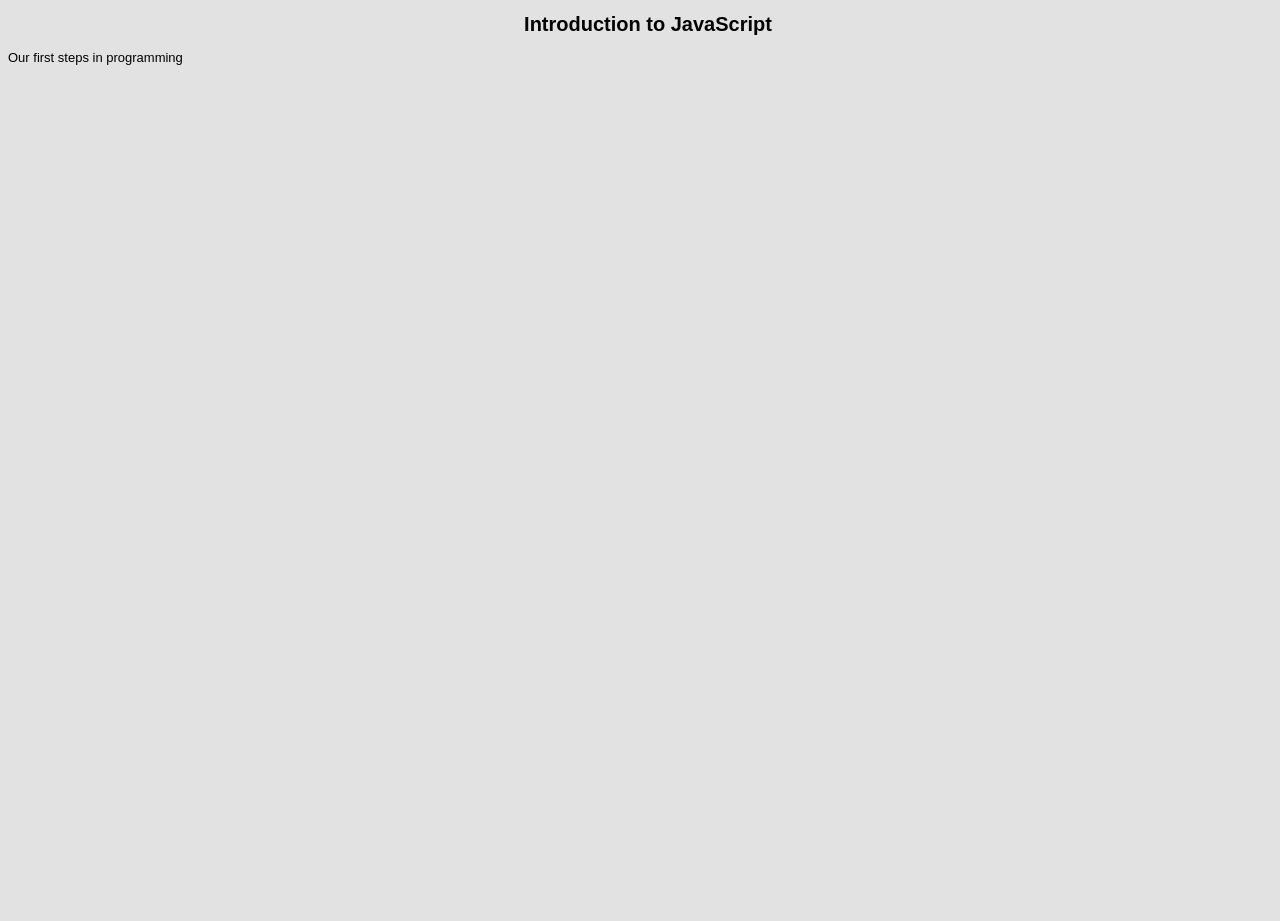
<file: class-40/index.html>
<!DOCTYPE html>
<html lang="en">
<head>
    <meta charset="UTF-8">
    <meta name="viewport" content="width=device-width, initial-scale=1.0">
    <title>Introduction to JavaScript</title>
    <style>
        body {
            width: 100vw;
            height: 100vh;
            background-color: rgb(226, 226, 226);
            font-family: 'Segoe UI', Tahoma, Geneva, Verdana, sans-serif;
        }

        h1 {
            font-size: 20px;
            text-align: center;
        }

        p {
            font-size: 13px;
            text-align: justify;
        }
    </style>
</head>
<body>
    <main>
        <h1>Introduction to JavaScript</h1>
        <p>Our first steps in programming</p>
    </main>
    <!-- <script> tag is use from JavaScrip code -->
    <script>
        // This is a JavaScript comment line.

        // JavaScript Data types
        // Primitive Data types

        // Numeric type
        var number1 = 1457; // Entire positive number
        var number2 = -456; // Entire negative number
        var pi = 3.141592; // Float positive number
        var number3 = -14.56; // Float negative number

        var number4 = BigInt(345345345534534342234234234243);
        var number5 = BigInt(765567435534345354345345543345);

        // Basic arithmetic operations
        var addition = number1 + number2; // addition
        var subtraction = number1 - number2; //subtraction
        var multiplication = number1 * 3; // multiplication
        var division = number1 / 3; // division

        // print the results
        console.log("========================================================");
        console.log("addition: number1: ", number1, " + number 2: ", number2, " is: ", addition);
        console.log("subtraction: number1: ", number1, " - number 2: ", number2, " is: ", subtraction);
        console.log("multiplication: number1: ", number1, " * number 2: ", number2, " is: ", multiplication);
        console.log("division: number1: ", number1, " / number 2: ", number2, " is: ", division);
        console.log("========================================================");
        /*
            Multiline
            comment
        */
        /*
            ⚠️ IMPORTANT
            Don't mix BigInt with Numbers in operations
        */
        console.log("========================================================");
        var sum = number4 + number5; // Addition
        var difference = number5 - number4; // Subtraction
        var product = number4 * number5; // Multiplication
        var division = number5 / number4; // Division
        var remainder = number5 % number4; // Modules
        // Print the results
        console.log(number4, " + ", number5, " = ", sum);
        console.log(number5, " - ", number4, " = ", difference); 
        console.log(number4, " * ", number5, " = ", product);
        console.log(number5, " / ", number4, " = ", division);
        console.log(number5, " % ", number4, " = ", remainder);
        console.log("========================================================");

    </script>
</body>
</html>
</file>
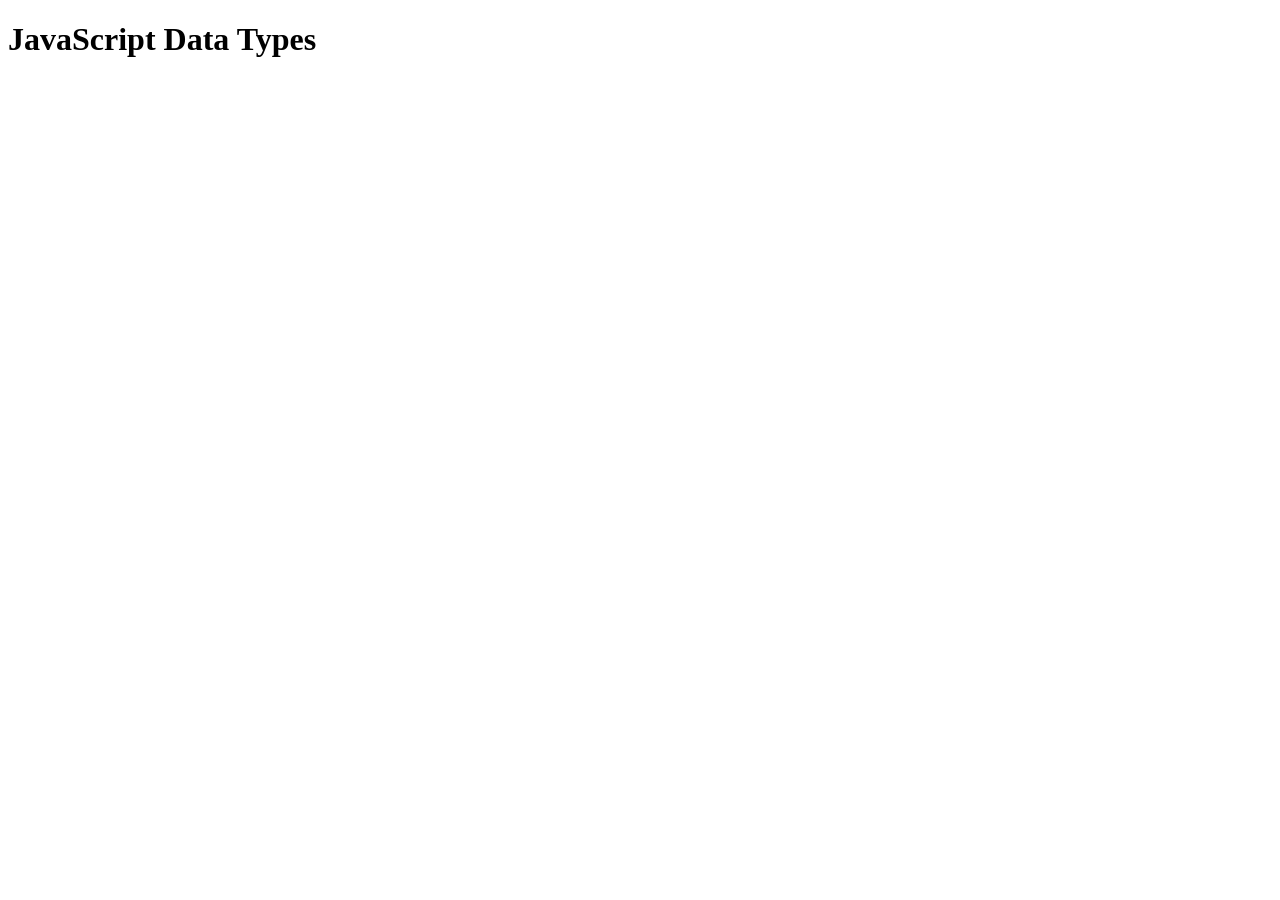
<file: class-43/index.html>
<!DOCTYPE html>
<html lang="en">
<head>
    <meta charset="UTF-8">
    <meta name="viewport" content="width=device-width, initial-scale=1.0">
    <title>JavaScript Data Types</title>
</head>
<body>
    <main>
        <h1>JavaScript Data Types</h1>
    </main>
    <script>
        // Here start the JavaScript code
        var name;
        console.log(name); // ?
        console.log("The variable 'name' Data type is:" + typeof(name));

        var a; // undefined (automatic)
        var b = null; // null (intentional)

        /*
            undefined   => JavaScript didn't assign a value
            null        => You intentionally set "no value"
        */

        console.log(a); // ?
        console.log("The variable 'a' Data type is:" + typeof(a));
        
        console.log(b); // ?
        console.log("The variable 'b' Data type is:" + typeof(b));

        /*
            Real-world analogy
            undefined   =>  You ordered food, but hasn't arrived yet.
            null        =>  You decided not to order anything.
        */

        /*
            undefined isn't an error. It's just JavaScript telling
            you "there's nothing here yet."
        */

        console.log(c); // ?
        console.log("The variable 'c' Data type is:" + typeof(c));
    </script>
</body>
</html>
</file>
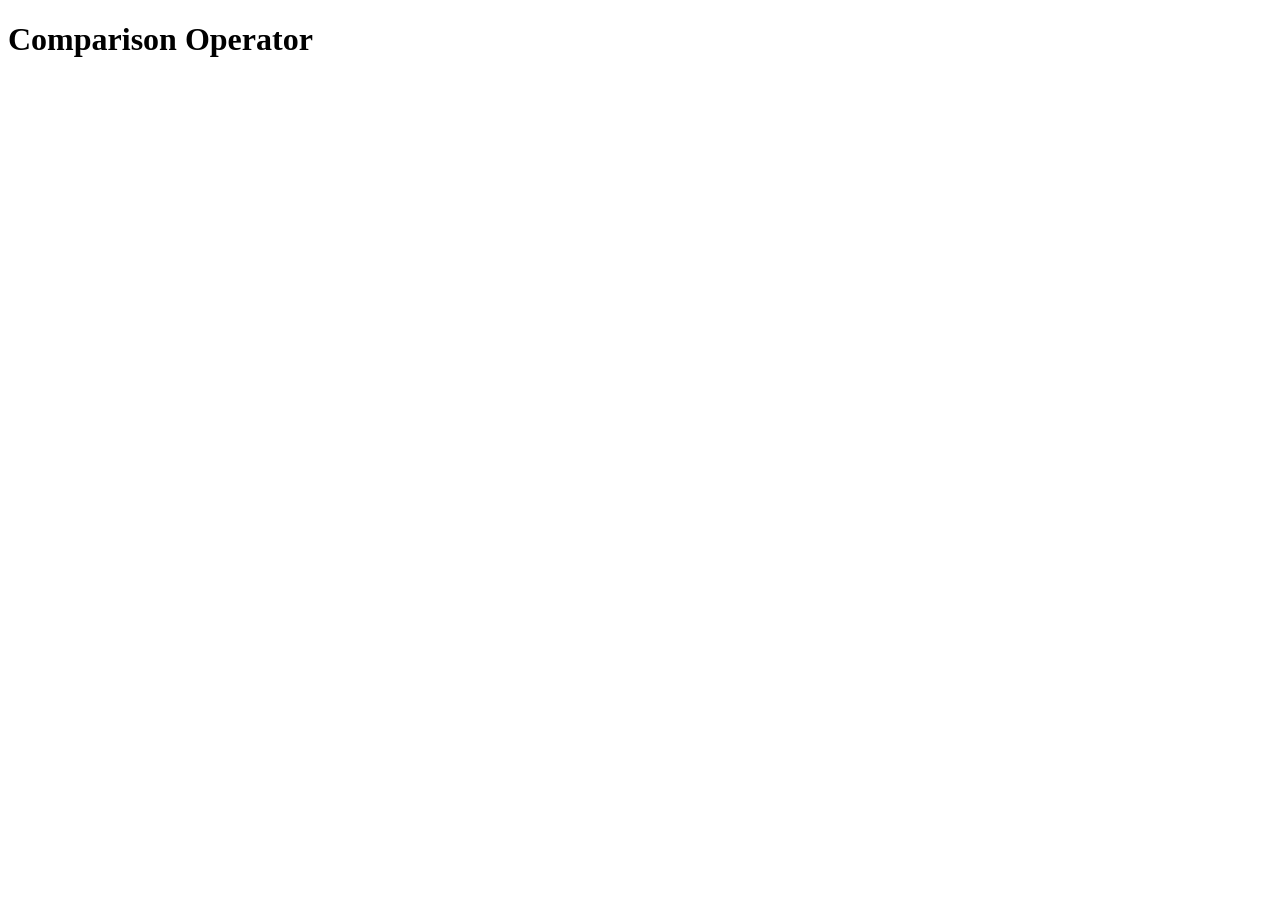
<file: class-44/index.html>
<!DOCTYPE html>
<html lang="en">
<head>
    <meta charset="UTF-8">
    <meta name="viewport" content="width=device-width, initial-scale=1.0">
    <title>Comparison Operator</title>
</head>
<body>
    <main>
        <h1>Comparison Operator</h1>
    </main>
    <script type="application/javascript" src="./index.js"></script>
</body>
</html>
</file>
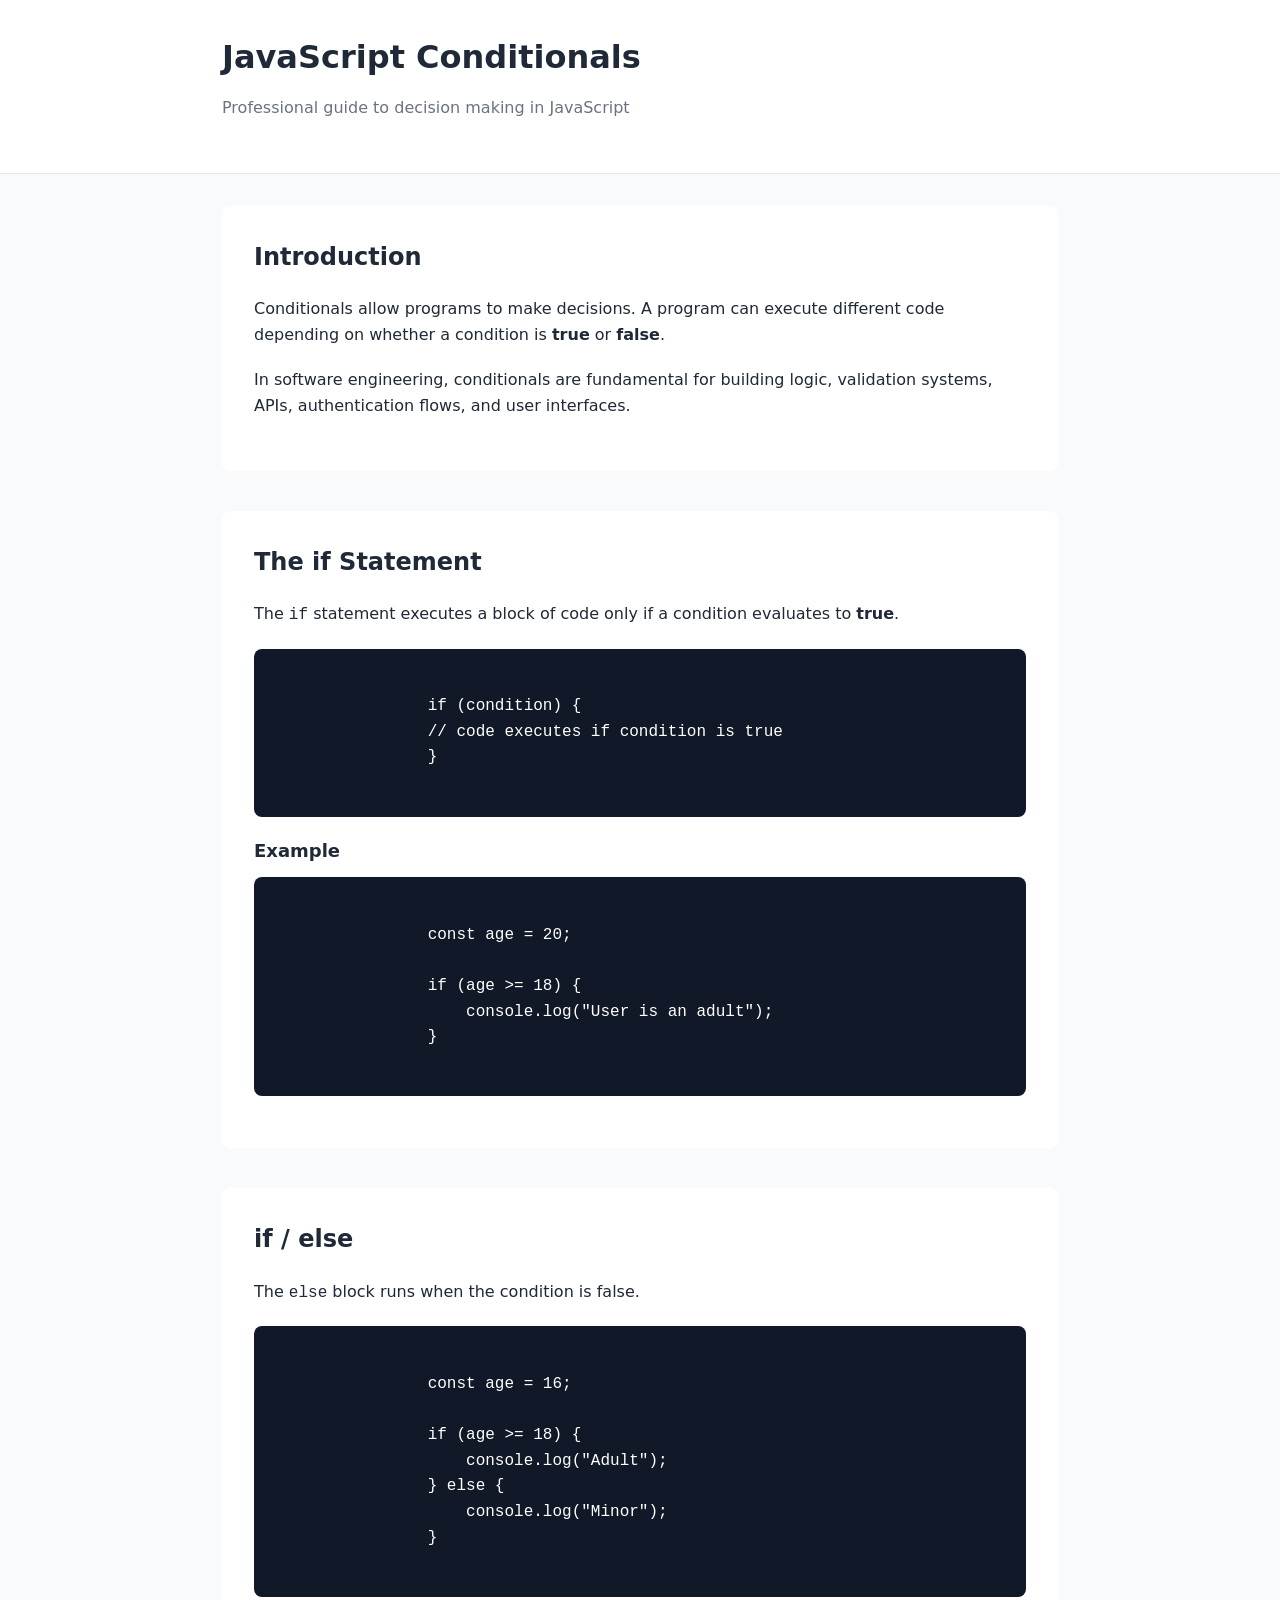
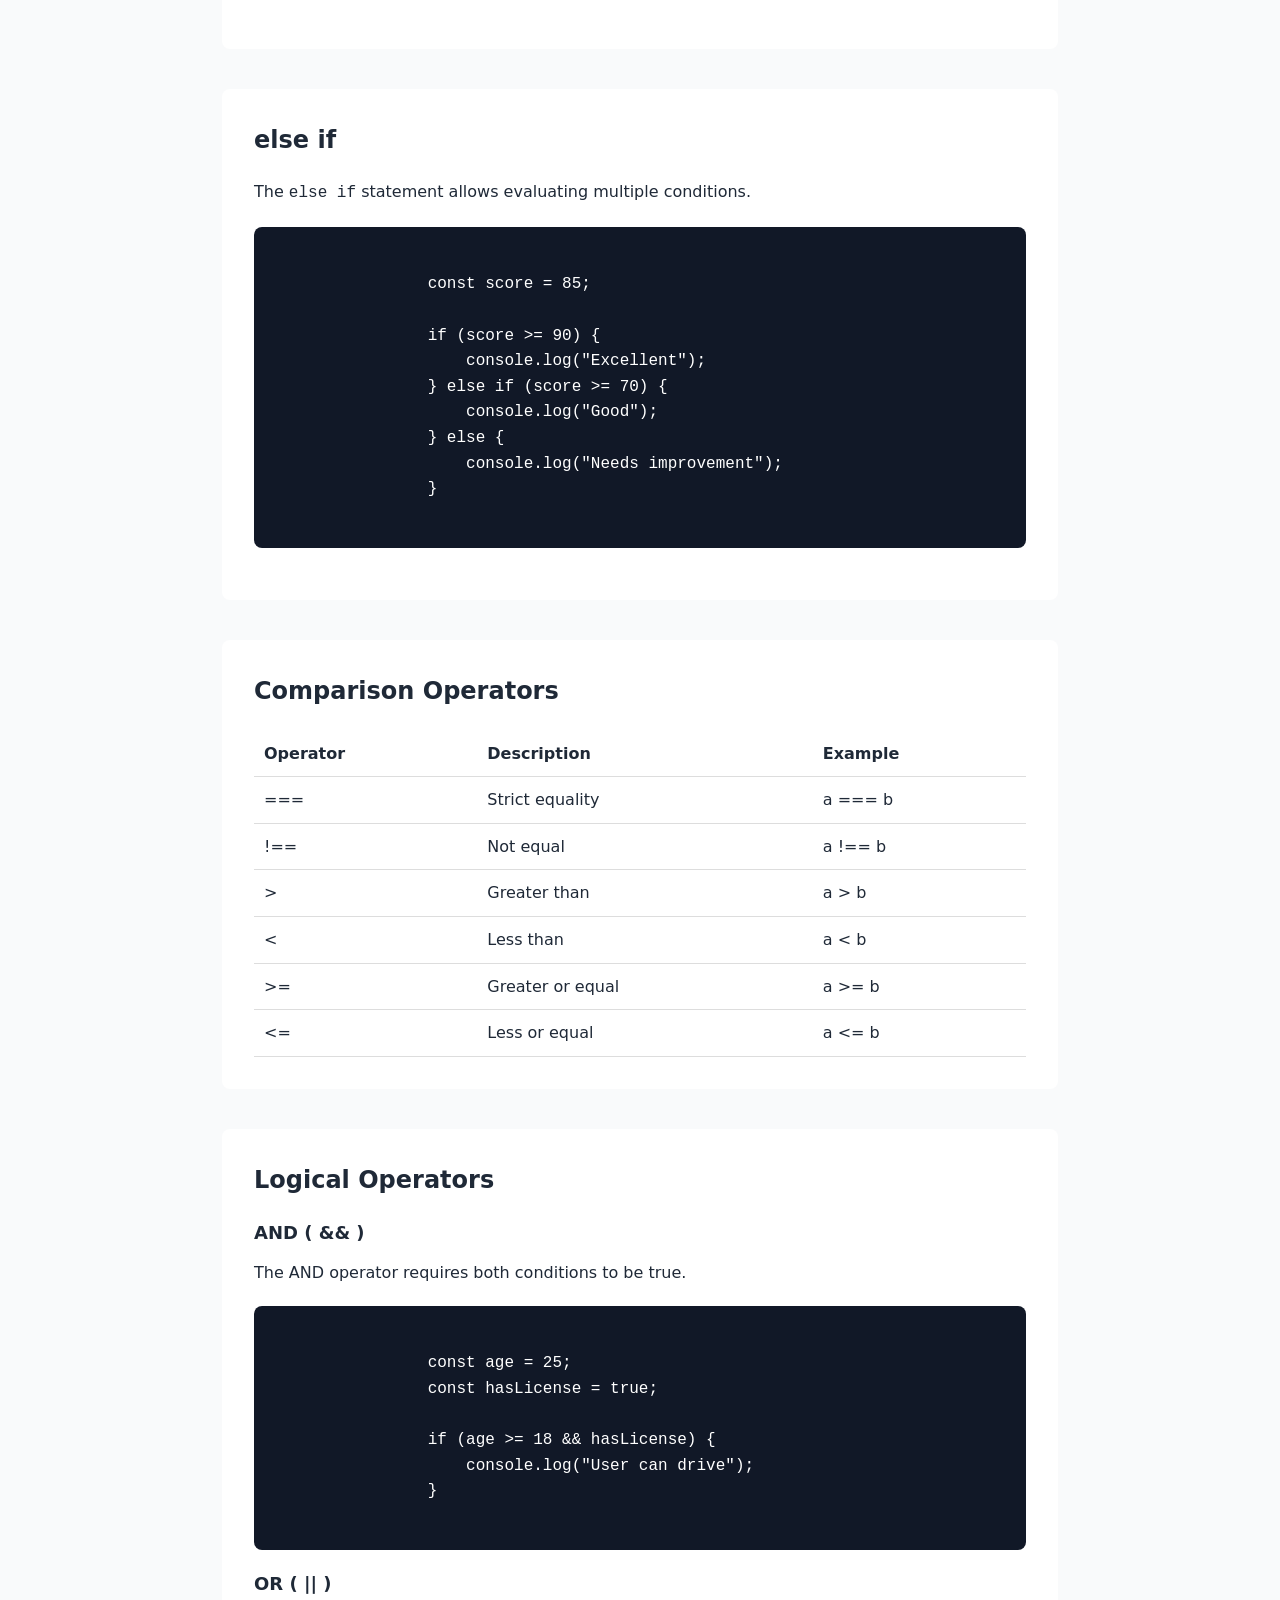
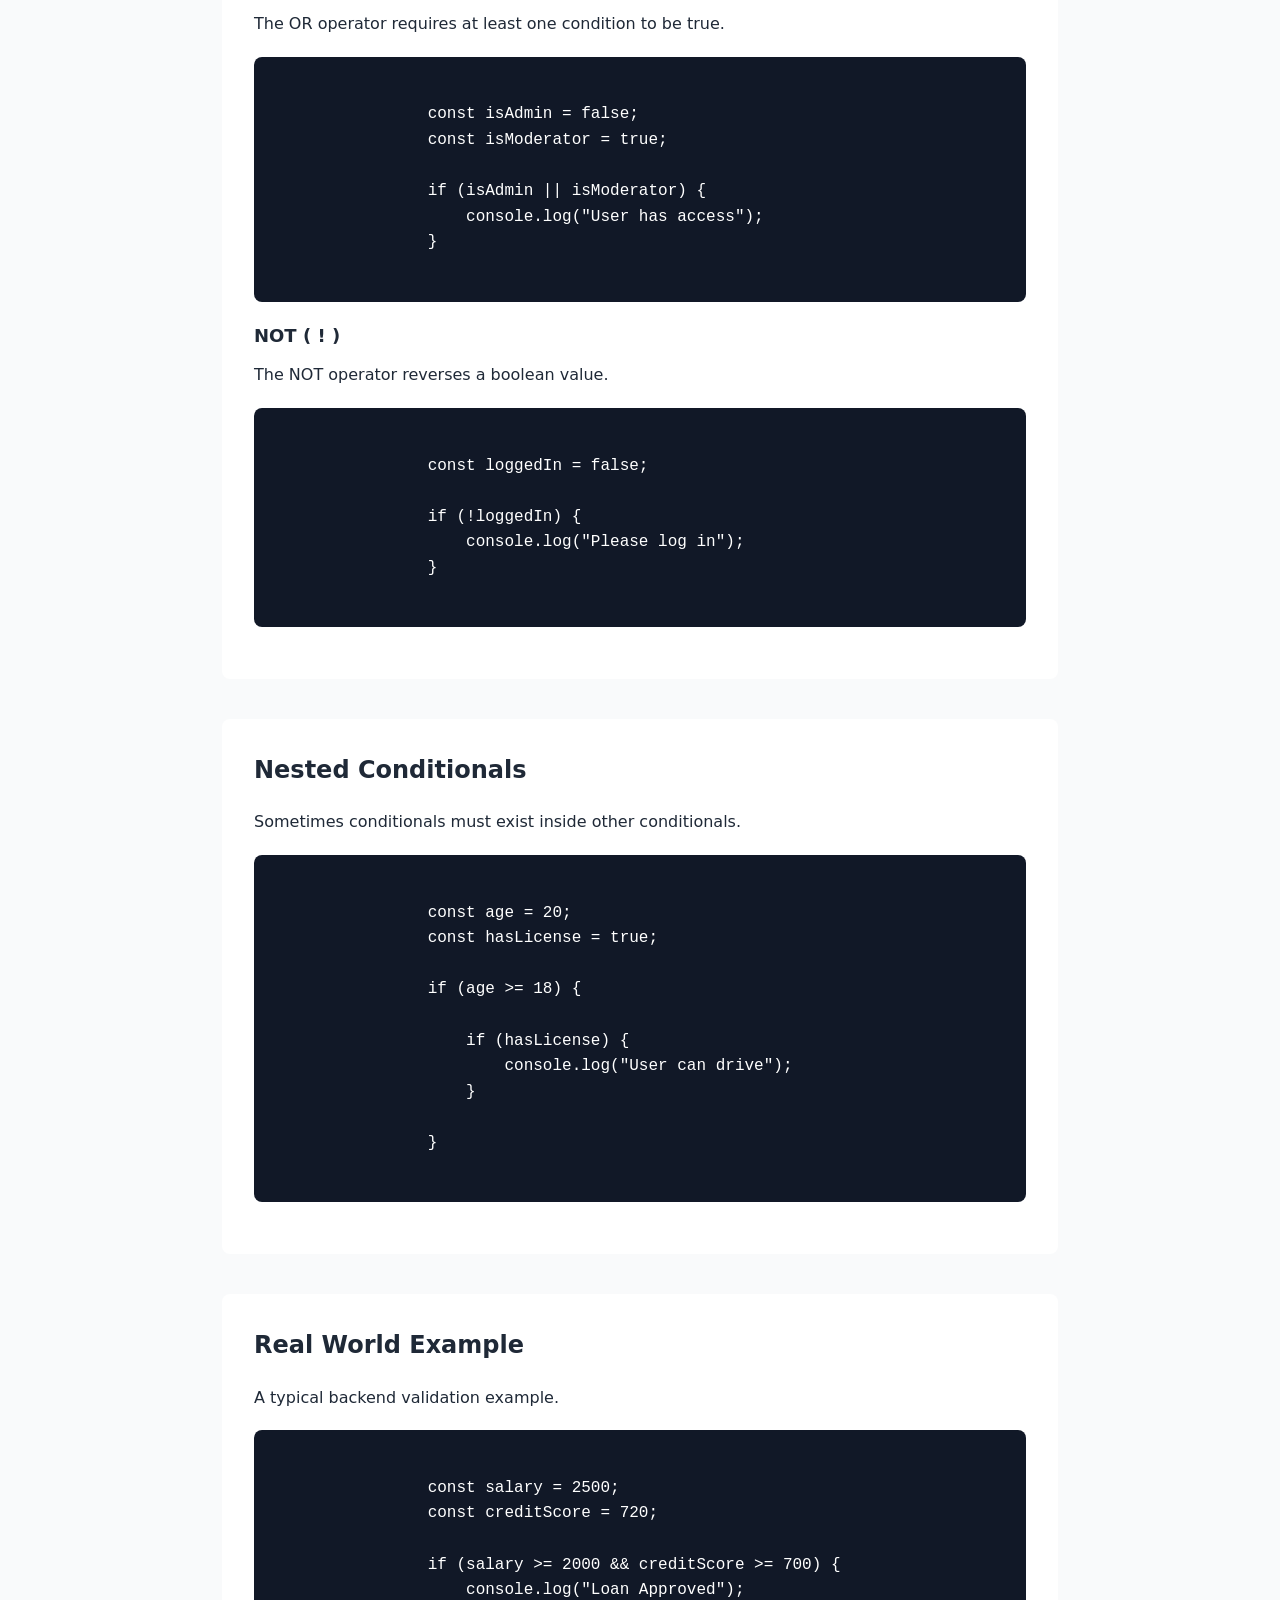
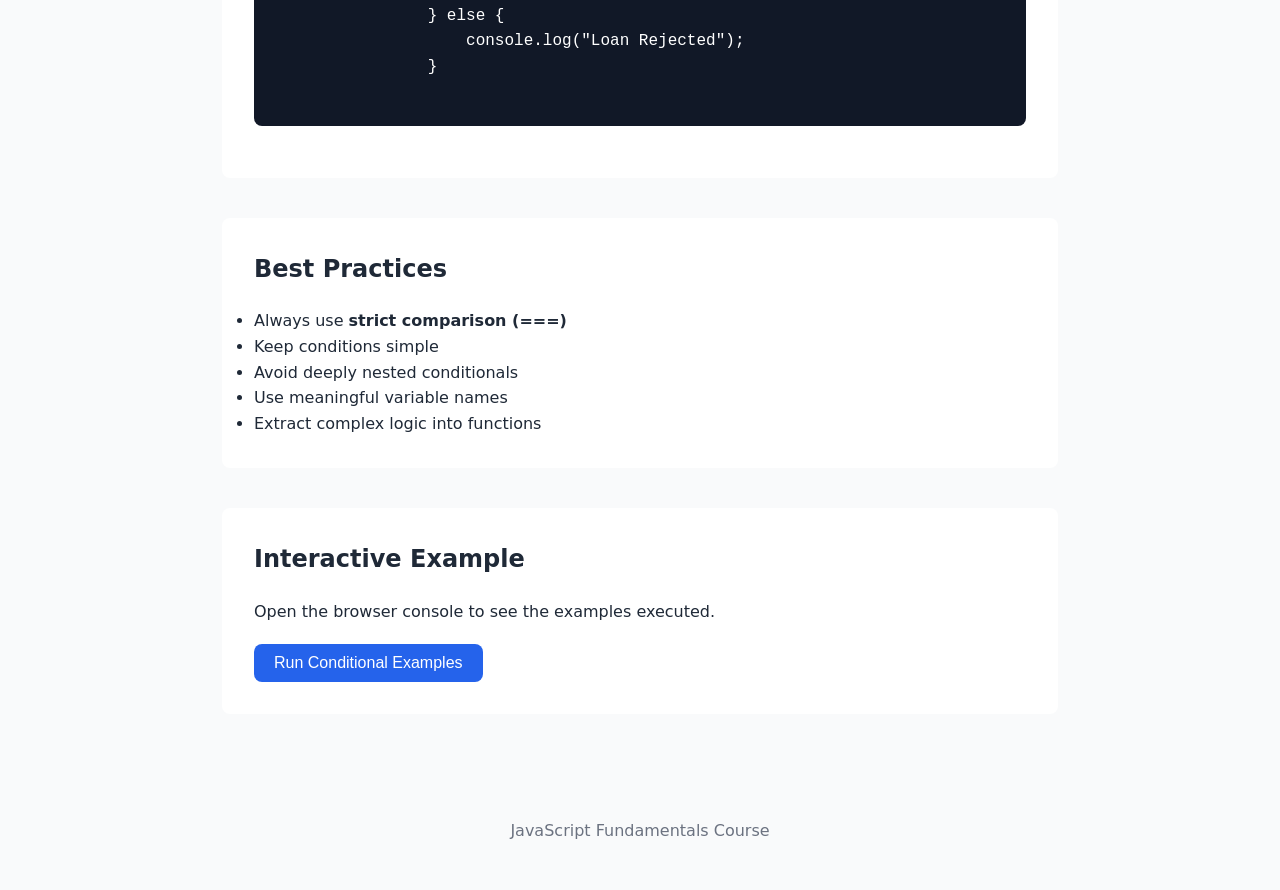
<file: class-48/conditionals/index.html>
<!DOCTYPE html>
<html lang="en">

<head>
    <meta charset="UTF-8">
    <meta name="viewport" content="width=device-width, initial-scale=1.0">
    <title>JavaScript Conditionals | Professional Guide</title>

    <link rel="stylesheet" href="./index.css">
    <script type="module" src="./js/main.js" defer></script>
</head>

<body>

    <header class="header">
        <div class="container">
            <h1>JavaScript Conditionals</h1>
            <p>Professional guide to decision making in JavaScript</p>
        </div>
    </header>

    <main class="container">

        <section>
            <h2>Introduction</h2>

            <p>
                Conditionals allow programs to make decisions. A program can execute
                different code depending on whether a condition is <strong>true</strong>
                or <strong>false</strong>.
            </p>

            <p>
                In software engineering, conditionals are fundamental for building
                logic, validation systems, APIs, authentication flows, and user
                interfaces.
            </p>

        </section>

        <section>

            <h2>The if Statement</h2>

            <p>
                The <code>if</code> statement executes a block of code only if a
                condition evaluates to <strong>true</strong>.
            </p>

            <pre><code>
                if (condition) {
                // code executes if condition is true
                }
            </code></pre>

            <h3>Example</h3>

            <pre><code>
                const age = 20;

                if (age >= 18) {
                    console.log("User is an adult");
                }
            </code></pre>

        </section>

        <section>

            <h2>if / else</h2>

            <p>
                The <code>else</code> block runs when the condition is false.
            </p>

            <pre><code>
                const age = 16;

                if (age >= 18) {
                    console.log("Adult");
                } else {
                    console.log("Minor");
                }
            </code></pre>

        </section>

        <section>

            <h2>else if</h2>

            <p>
                The <code>else if</code> statement allows evaluating multiple conditions.
            </p>

            <pre><code>
                const score = 85;

                if (score >= 90) {
                    console.log("Excellent");
                } else if (score >= 70) {
                    console.log("Good");
                } else {
                    console.log("Needs improvement");
                }
            </code></pre>

        </section>

        <section>

            <h2>Comparison Operators</h2>

            <table>

                <thead>
                    <tr>
                        <th>Operator</th>
                        <th>Description</th>
                        <th>Example</th>
                    </tr>
                </thead>

                <tbody>

                    <tr>
                        <td>===</td>
                        <td>Strict equality</td>
                        <td>a === b</td>
                    </tr>

                    <tr>
                        <td>!==</td>
                        <td>Not equal</td>
                        <td>a !== b</td>
                    </tr>

                    <tr>
                        <td>&gt;</td>
                        <td>Greater than</td>
                        <td>a &gt; b</td>
                    </tr>

                    <tr>
                        <td>&lt;</td>
                        <td>Less than</td>
                        <td>a &lt; b</td>
                    </tr>

                    <tr>
                        <td>&gt;=</td>
                        <td>Greater or equal</td>
                        <td>a &gt;= b</td>
                    </tr>

                    <tr>
                        <td>&lt;=</td>
                        <td>Less or equal</td>
                        <td>a &lt;= b</td>
                    </tr>

                </tbody>

            </table>

        </section>

        <section>

            <h2>Logical Operators</h2>

            <h3>AND ( && )</h3>

            <p>
                The AND operator requires both conditions to be true.
            </p>

            <pre><code>
                const age = 25;
                const hasLicense = true;

                if (age >= 18 && hasLicense) {
                    console.log("User can drive");
                }
            </code></pre>

            <h3>OR ( || )</h3>

            <p>
                The OR operator requires at least one condition to be true.
            </p>

            <pre><code>
                const isAdmin = false;
                const isModerator = true;

                if (isAdmin || isModerator) {
                    console.log("User has access");
                }
            </code></pre>

            <h3>NOT ( ! )</h3>

            <p>
                The NOT operator reverses a boolean value.
            </p>

            <pre><code>
                const loggedIn = false;

                if (!loggedIn) {
                    console.log("Please log in");
                }
            </code></pre>

        </section>

        <section>

            <h2>Nested Conditionals</h2>

            <p>
                Sometimes conditionals must exist inside other conditionals.
            </p>

            <pre><code>
                const age = 20;
                const hasLicense = true;

                if (age >= 18) {

                    if (hasLicense) {
                        console.log("User can drive");
                    }

                }
            </code></pre>

        </section>

        <section>

            <h2>Real World Example</h2>

            <p>
                A typical backend validation example.
            </p>

            <pre><code>
                const salary = 2500;
                const creditScore = 720;

                if (salary >= 2000 && creditScore >= 700) {
                    console.log("Loan Approved");
                } else {
                    console.log("Loan Rejected");
                }
            </code></pre>

        </section>

        <section>

            <h2>Best Practices</h2>

            <ul>
                <li>Always use <strong>strict comparison (===)</strong></li>
                <li>Keep conditions simple</li>
                <li>Avoid deeply nested conditionals</li>
                <li>Use meaningful variable names</li>
                <li>Extract complex logic into functions</li>
            </ul>

        </section>

        <section>

            <h2>Interactive Example</h2>

            <p>Open the browser console to see the examples executed.</p>

            <button id="runExamples">Run Conditional Examples</button>

        </section>

    </main>

    <footer class="footer">
        <p>JavaScript Fundamentals Course</p>
    </footer>

</body>

</html>
</file>
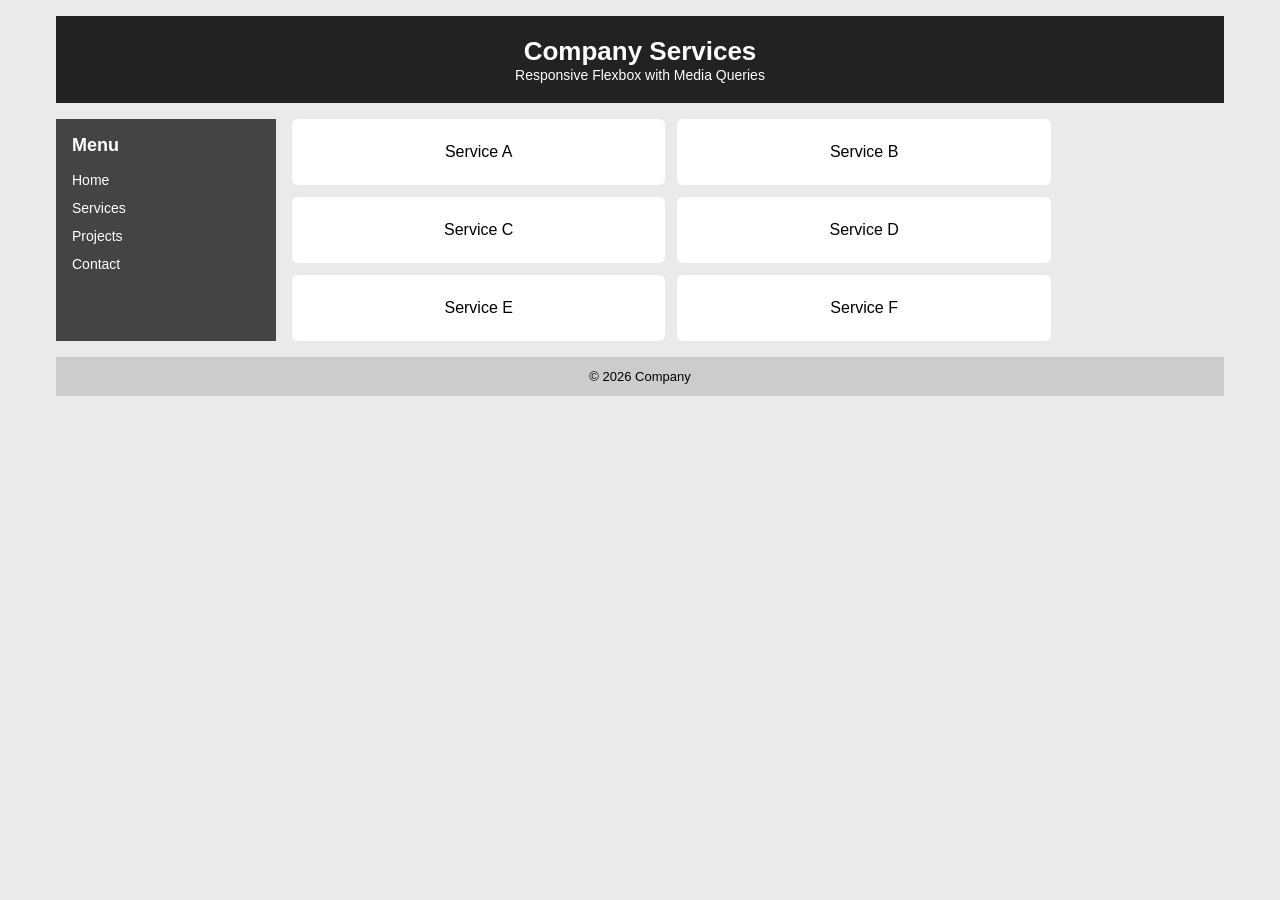
<file: class-13/responsive.html>
<!DOCTYPE html>
<html lang="en">

<head>
    <meta charset="UTF-8">
    <title>Responsive Flexbox Layout</title>
    <link rel="stylesheet" href="responsive.css">
</head>

<body>

    <div class="page">

        <header class="header">
            <h1>Company Services</h1>
            <p>Responsive Flexbox with Media Queries</p>
        </header>

        <main class="layout">

            <aside class="sidebar">
                <h2>Menu</h2>
                <ul>
                    <li>Home</li>
                    <li>Services</li>
                    <li>Projects</li>
                    <li>Contact</li>
                </ul>
            </aside>

            <section class="content">
                <div class="card">Service A</div>
                <div class="card">Service B</div>
                <div class="card">Service C</div>
                <div class="card">Service D</div>
                <div class="card">Service E</div>
                <div class="card">Service F</div>
            </section>

        </main>

        <footer class="footer">
            <p>© 2026 Company</p>
        </footer>

    </div>

</body>

</html>
</file>
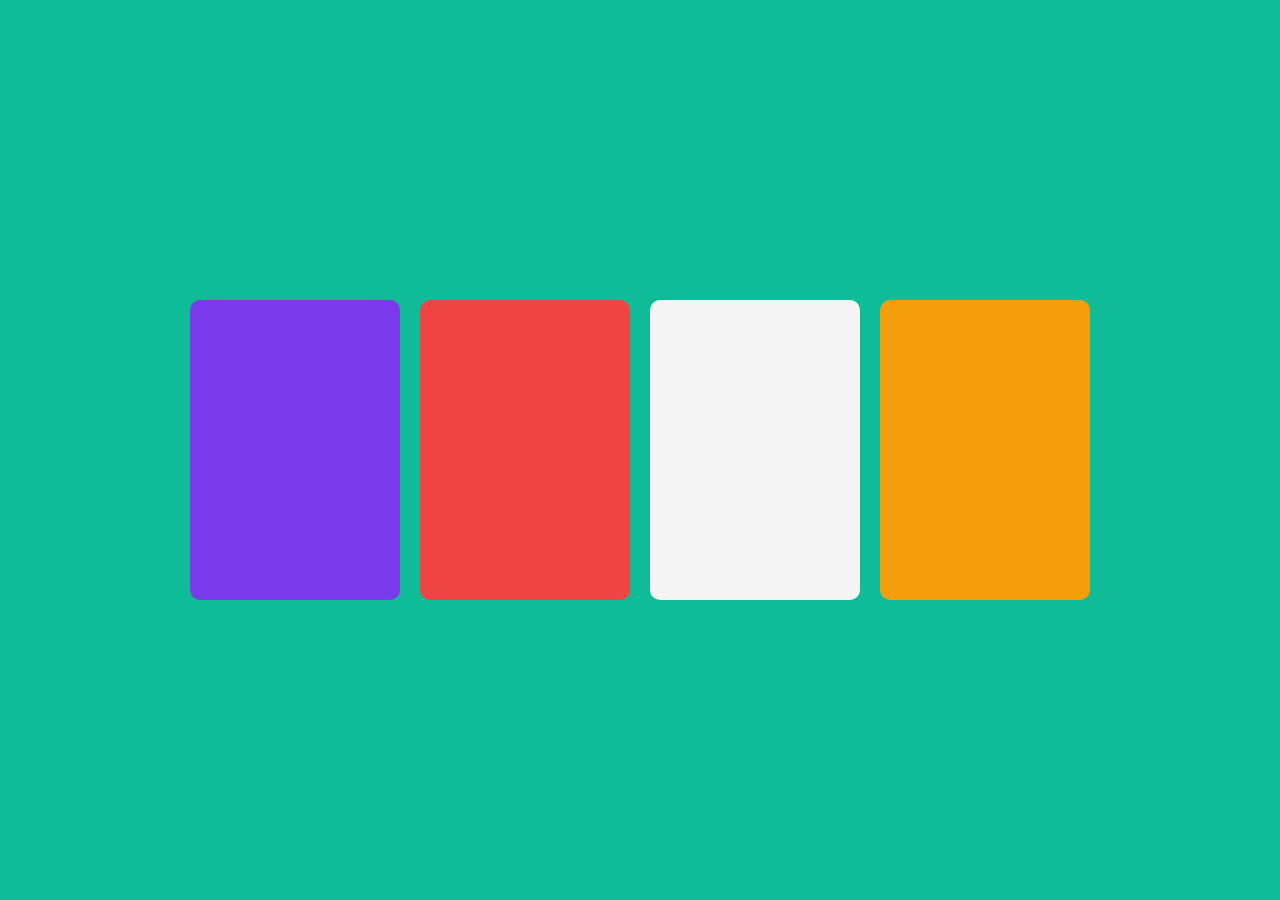
<file: class-14/challenge.html>
<!DOCTYPE html>
<html lang="en">

<head>
    <meta charset="UTF-8">
    <title>Flexbox Media Query Demo</title>
    <link rel="stylesheet" href="./challenge.css">
</head>

<body>

    <main class="container">
        <div class="box box-1"></div>
        <div class="box box-2"></div>
        <div class="box box-3"></div>
        <div class="box box-4"></div>
    </main>

</body>

</html>
</file>
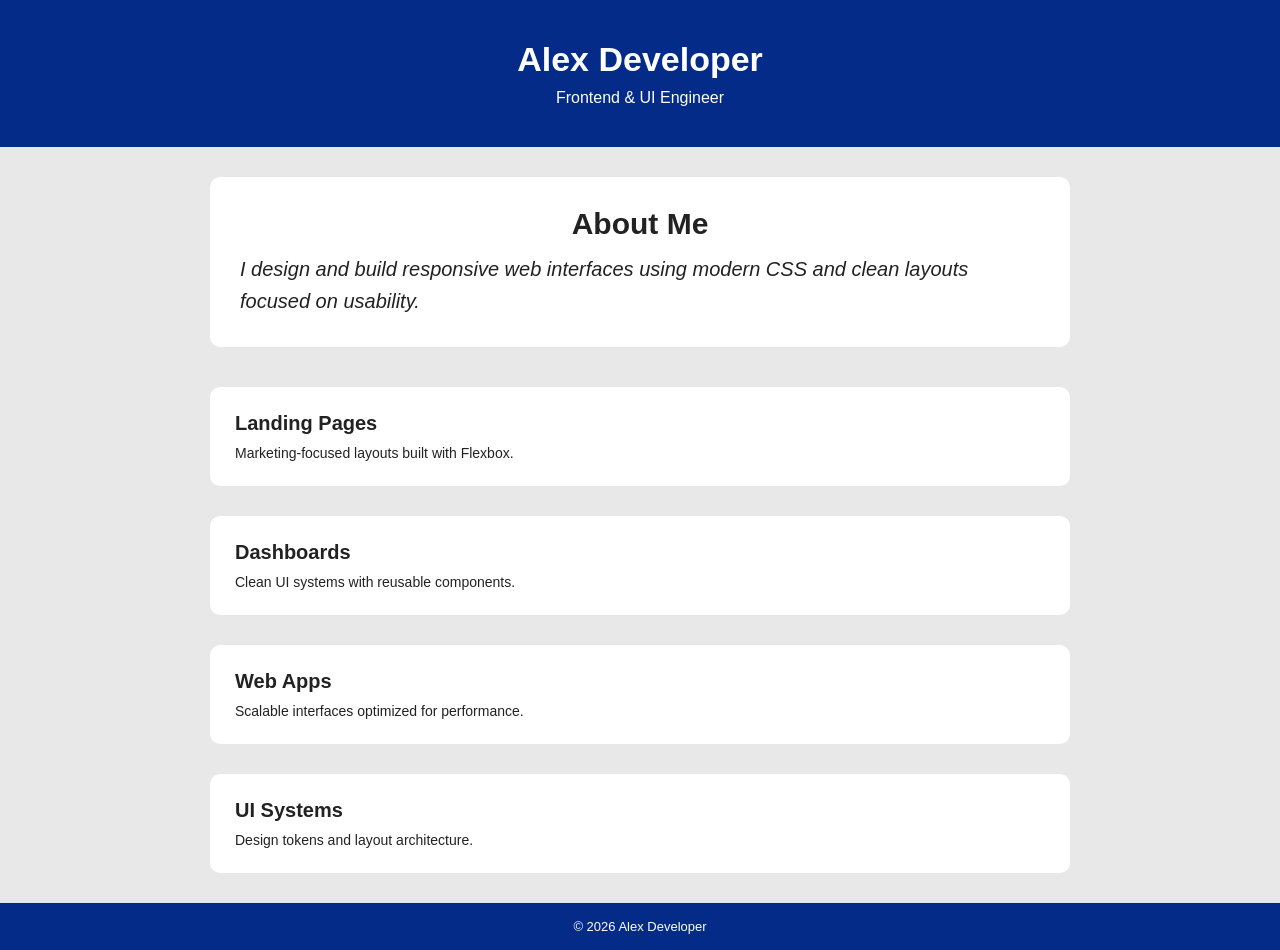
<file: class-14/example-1.html>
<!DOCTYPE html>
<html lang="en">

<head>
    <meta charset="UTF-8">
    <title>Flexbox Portfolio Layout</title>
    <link rel="stylesheet" href="example-1.css">
</head>

<body>

    <header class="top">
        <h1>Alex Developer</h1>
        <p>Frontend & UI Engineer</p>
    </header>

    <main class="wrapper">

        <section class="intro">
            <h2>About Me</h2>
            <p>
                I design and build responsive web interfaces using modern CSS
                and clean layouts focused on usability.
            </p>
        </section>

        <section class="projects">
            <article class="card">
                <h3>Landing Pages</h3>
                <p>Marketing-focused layouts built with Flexbox.</p>
            </article>

            <article class="card">
                <h3>Dashboards</h3>
                <p>Clean UI systems with reusable components.</p>
            </article>

            <article class="card">
                <h3>Web Apps</h3>
                <p>Scalable interfaces optimized for performance.</p>
            </article>

            <article class="card">
                <h3>UI Systems</h3>
                <p>Design tokens and layout architecture.</p>
            </article>
        </section>

    </main>

    <footer class="bottom">
        <p>© 2026 Alex Developer</p>
    </footer>

</body>

</html>
</file>
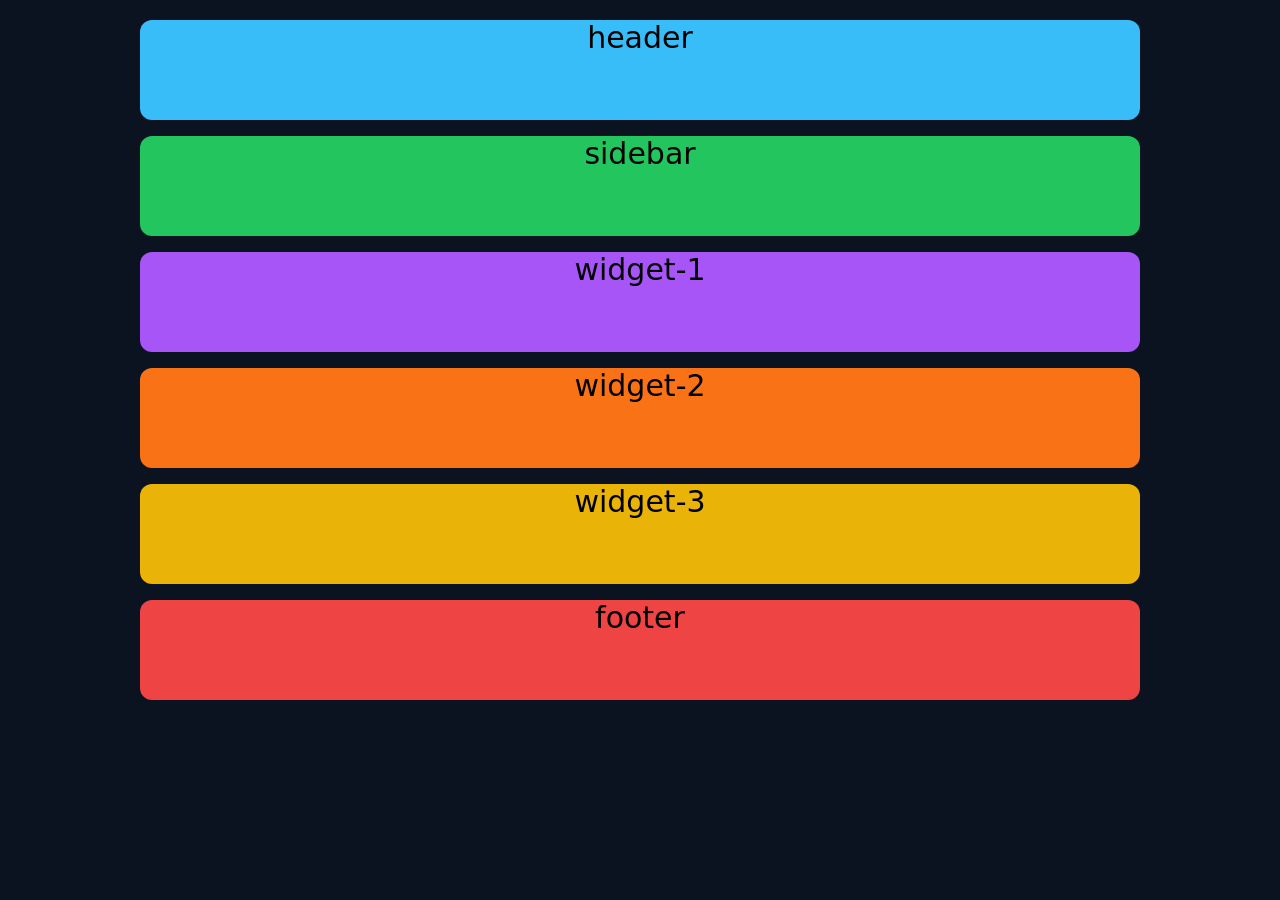
<file: class-15/grid-example.html>
<!DOCTYPE html>
<html lang="en">

<head>
    <meta charset="UTF-8">
    <title>CSS Grid Dashboard</title>
    <link rel="stylesheet" href="grid-example.css">
</head>

<body>

    <div class="dashboard">
        <div class="box header">header</div>
        <div class="box sidebar">sidebar</div>
        <div class="box widget-1">widget-1</div>
        <div class="box widget-2">widget-2</div>
        <div class="box widget-3">widget-3</div>
        <div class="box footer">footer</div>
    </div>

</body>

</html>
</file>
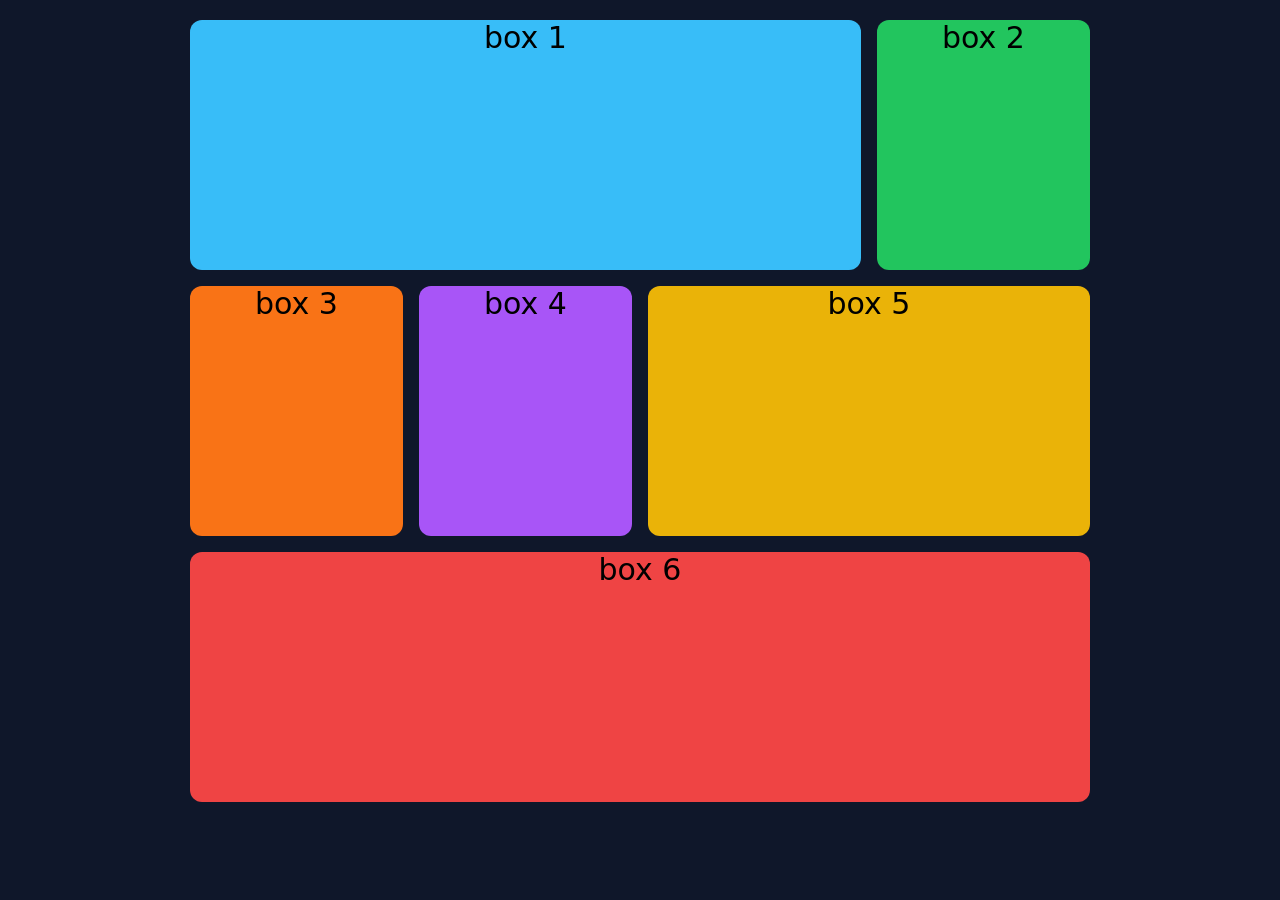
<file: class-15/grid-layout.html>
<!DOCTYPE html>
<html lang="en">

<head>
    <meta charset="UTF-8" />
    <meta name="viewport" content="width=device-width, initial-scale=1.0" />
    <title>CSS Grid Responsive Boxes</title>
    <link rel="stylesheet" href="grid-layout.css" />
</head>

<body>

    <div class="grid-container">
        <div class="box box-1">box 1</div>
        <div class="box box-2">box 2</div>
        <div class="box box-3">box 3</div>
        <div class="box box-4">box 4</div>
        <div class="box box-5">box 5</div>
        <div class="box box-6">box 6</div>
    </div>

</body>

</html>
</file>
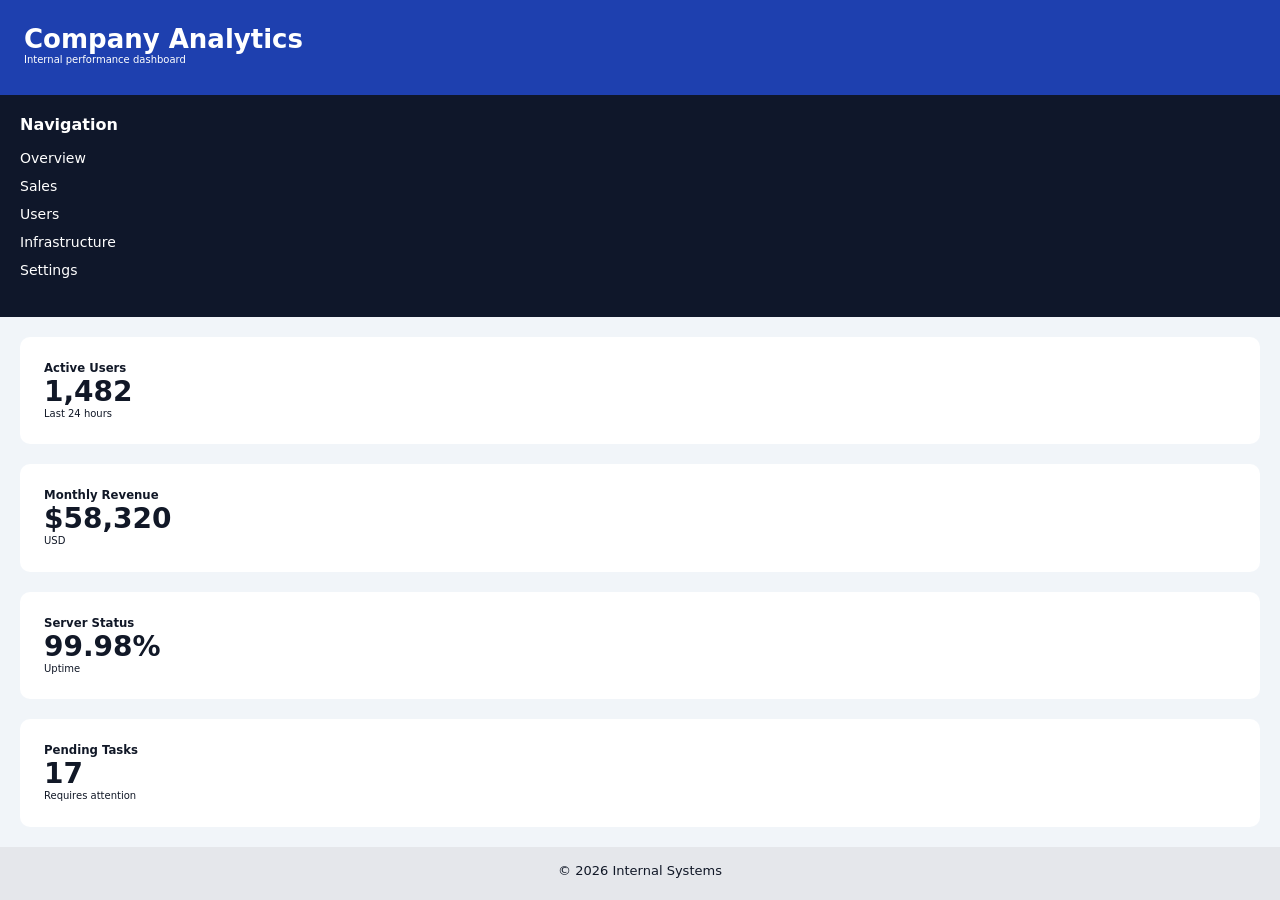
<file: class-16/challenge.html>
<!DOCTYPE html>
<html lang="en">

<head>
    <meta charset="UTF-8">
    <title>Company Dashboard</title>
    <link rel="stylesheet" href="./challenge.css">
</head>

<body>

    <div class="app">

        <header class="header">
            <h1>Company Analytics</h1>
            <p>Internal performance dashboard</p>
        </header>

        <aside class="sidebar">
            <h2>Navigation</h2>
            <ul>
                <li>Overview</li>
                <li>Sales</li>
                <li>Users</li>
                <li>Infrastructure</li>
                <li>Settings</li>
            </ul>
        </aside>

        <main class="main">
            <section class="card">
                <h3>Active Users</h3>
                <p class="metric">1,482</p>
                <span class="label">Last 24 hours</span>
            </section>

            <section class="card">
                <h3>Monthly Revenue</h3>
                <p class="metric">$58,320</p>
                <span class="label">USD</span>
            </section>

            <section class="card">
                <h3>Server Status</h3>
                <p class="metric">99.98%</p>
                <span class="label">Uptime</span>
            </section>

            <section class="card">
                <h3>Pending Tasks</h3>
                <p class="metric">17</p>
                <span class="label">Requires attention</span>
            </section>
        </main>

        <footer class="footer">
            <p>© 2026 Internal Systems</p>
        </footer>

    </div>

</body>

</html>
</file>
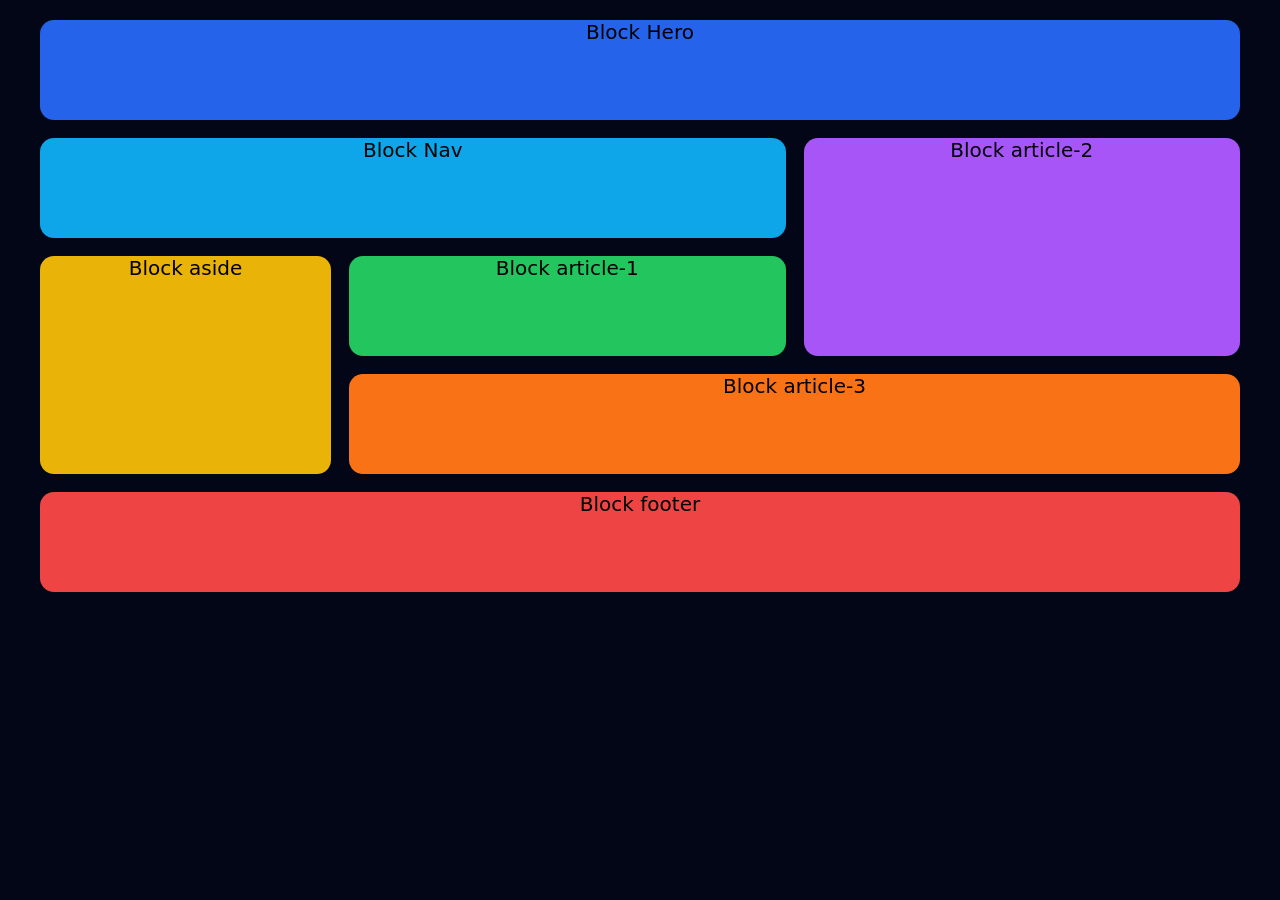
<file: class-16/grid-layout.html>
<!DOCTYPE html>
<html lang="en">

<head>
    <meta charset="UTF-8">
    <title>CSS Grid Magazine Layout</title>
    <link rel="stylesheet" href="grid-layout.css">
</head>

<body>

    <div class="layout">
        <div class="block hero">Block Hero</div>
        <div class="block nav">Block Nav</div>

        <div class="block article-1">Block article-1</div>
        <div class="block article-2">Block article-2</div>
        <div class="block article-3">Block article-3</div>

        <div class="block aside">Block aside</div>
        <div class="block footer">Block footer</div>
    </div>

</body>

</html>
</file>
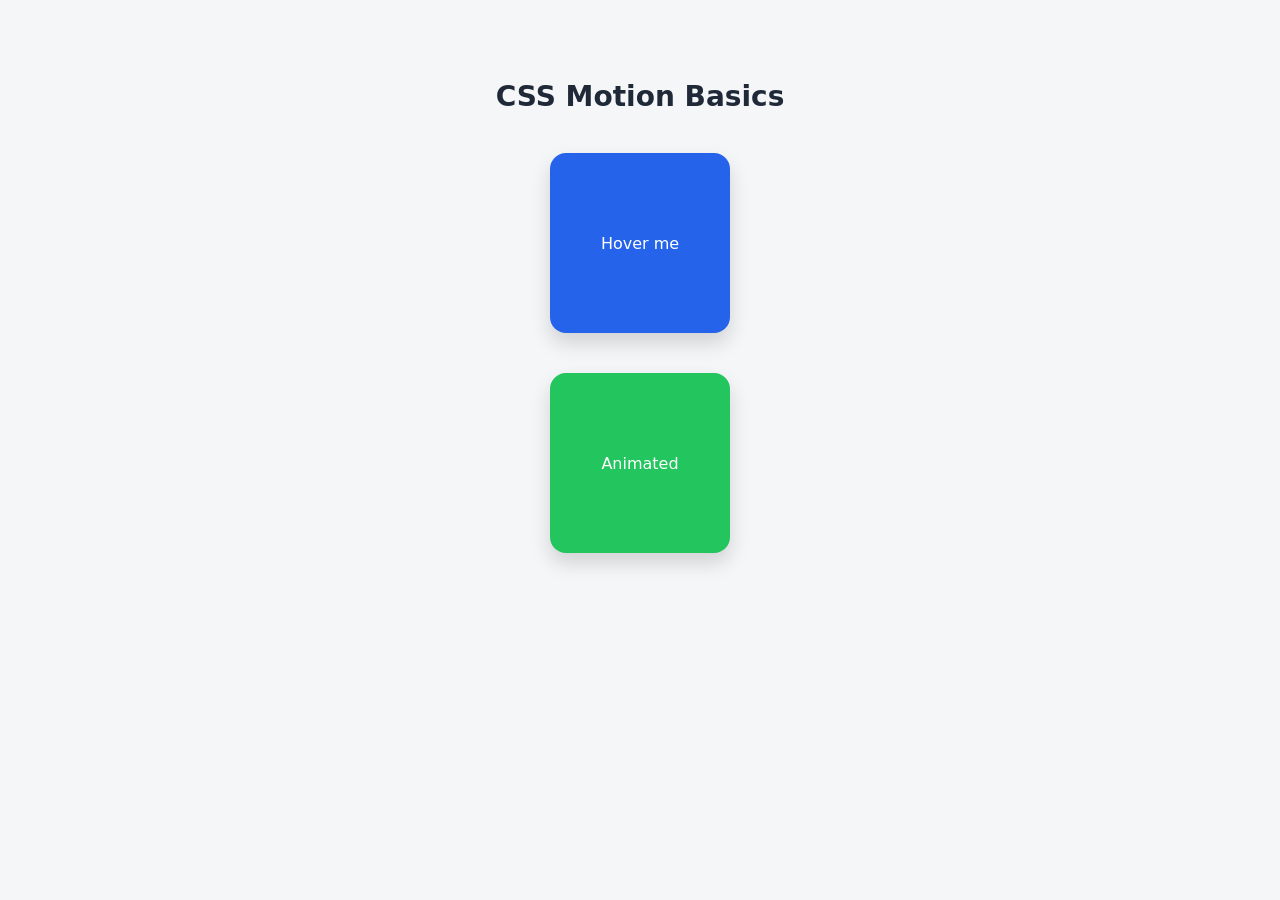
<file: class-35/example-1.html>
<!DOCTYPE html>
<html lang="en">
<head>
    <meta charset="UTF-8">
    <title>CSS Animations Basics</title>
    <link rel="stylesheet" href="example-1.css">
</head>
<body>

    <main class="container">
        <h1 class="title">CSS Motion Basics</h1>

        <div class="box transition-box">
            Hover me
        </div>

        <div class="box animated-box">
            Animated
        </div>
    </main>

</body>
</html>
</file>
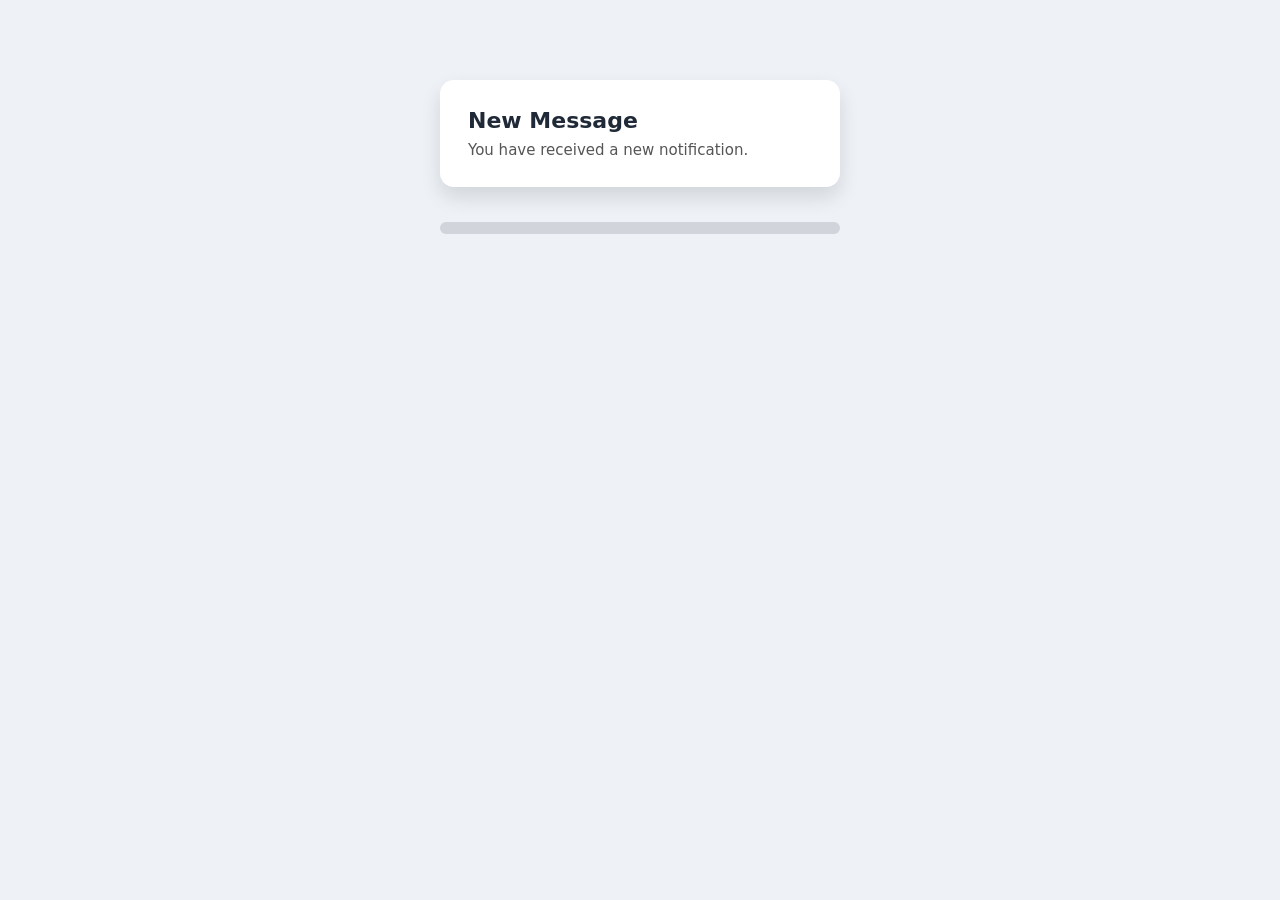
<file: class-35/example-2.html>
<!DOCTYPE html>
<html lang="en">

<head>
    <meta charset="UTF-8">
    <title>CSS Motion Example</title>
    <link rel="stylesheet" href="example-2.css">
</head>

<body>

    <main class="container">
        <div class="notification">
            <h2>New Message</h2>
            <p>You have received a new notification.</p>
        </div>

        <div class="progress">
            <span class="bar"></span>
        </div>
    </main>

</body>

</html>
</file>
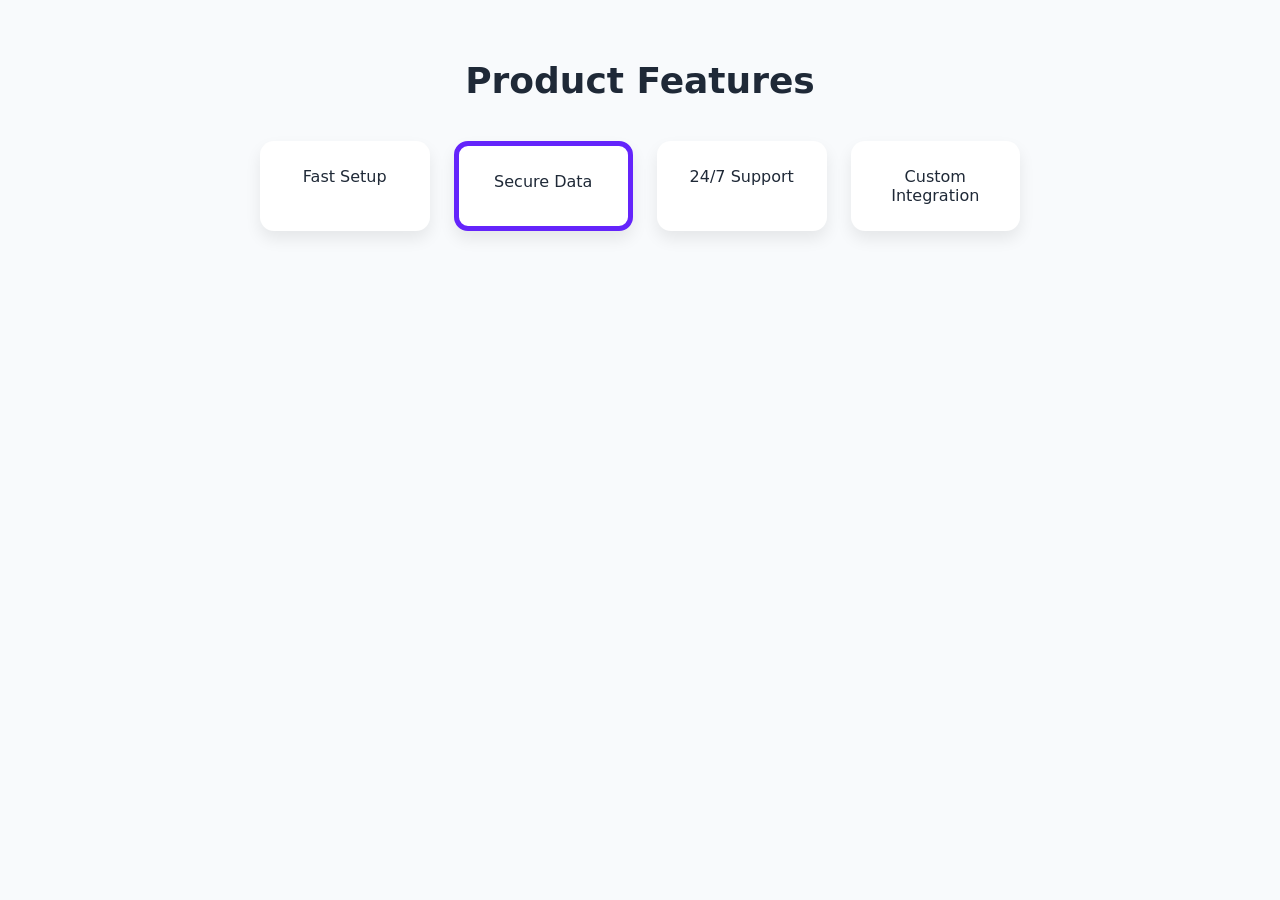
<file: class-37/example-1.html>
<!DOCTYPE html>
<html lang="en">

<head>
    <meta charset="UTF-8">
    <title>CSS Interaction Example</title>
    <link rel="stylesheet" href="example-1.css">
</head>

<body>

    <main class="layout">
        <h1 class="title">Product Features</h1>

        <section class="features">
            <div class="feature">Fast Setup</div>
            <div class="feature highlight">Secure Data</div>
            <div class="feature">24/7 Support</div>
            <div class="feature challenge">Custom Integration</div>
        </section>
    </main>

</body>

</html>
</file>
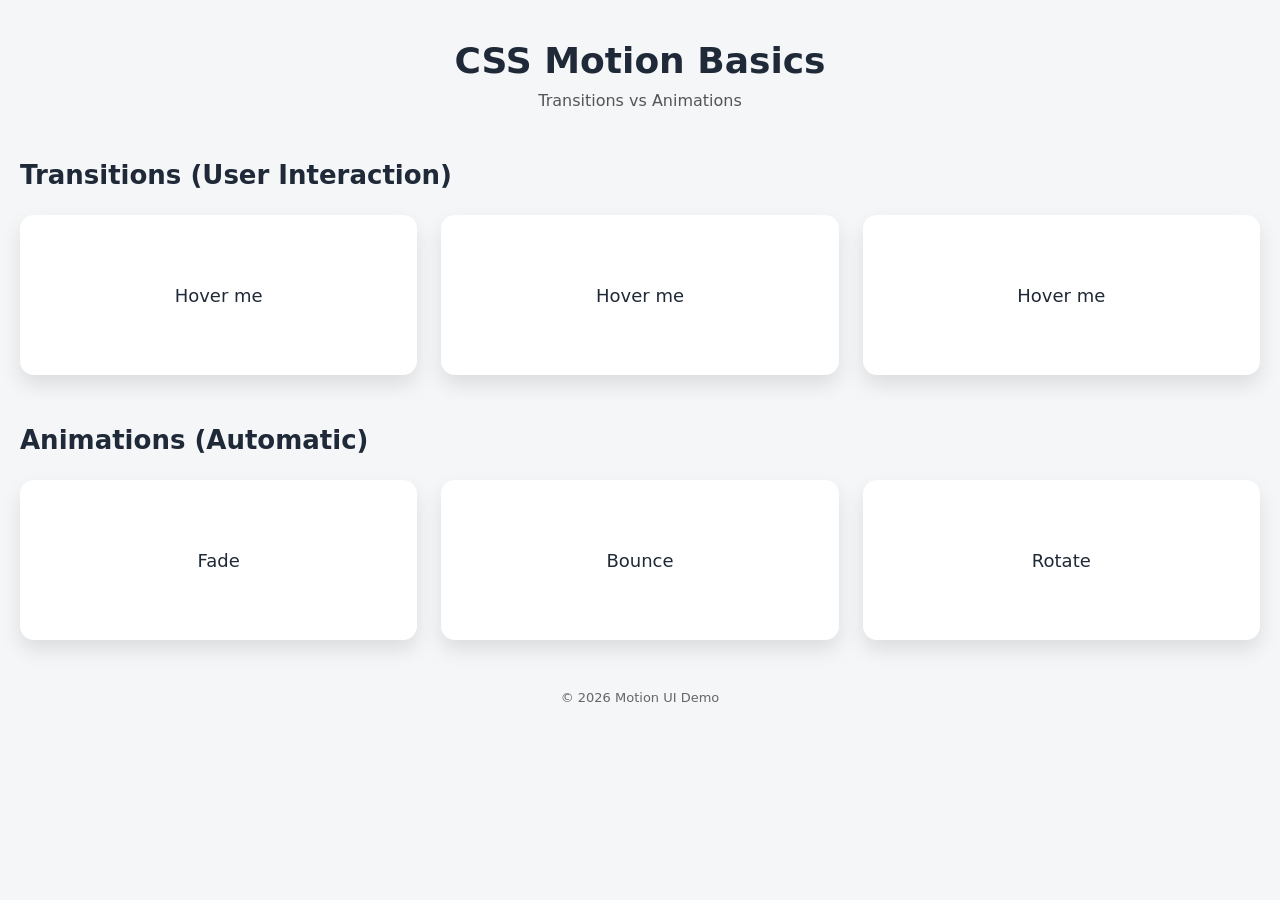
<file: class-38/example-1.html>
<!DOCTYPE html>
<html lang="en">

<head>
    <meta charset="UTF-8" />
    <title>CSS Animations & Transitions</title>
    <link rel="stylesheet" href="./example-1.css"/>
</head>

<body>
    <main class="container">

        <header class="header">
            <h1>CSS Motion Basics</h1>
            <p>Transitions vs Animations</p>
        </header>

        <section class="section">
            <h2>Transitions (User Interaction)</h2>

            <div class="cards">
                <div class="card transition-scale">Hover me</div>
                <div class="card transition-color">Hover me</div>
                <div class="card transition-move">Hover me</div>
            </div>
        </section>

        <section class="section">
            <h2>Animations (Automatic)</h2>

            <div class="cards">
                <div class="card animate-fade">Fade</div>
                <div class="card animate-bounce">Bounce</div>
                <div class="card animate-rotate">Rotate</div>
            </div>
        </section>

        <footer class="footer">
            <p>© 2026 Motion UI Demo</p>
        </footer>

    </main>
</body>

</html>
</file>
<file: class-48/conditionals/index.css>
:root {

    --color-primary: #2563eb;
    --color-bg: #f9fafb;
    --color-card: #ffffff;
    --color-text: #1f2937;
    --color-muted: #6b7280;
    --color-code: #111827;

    --radius: 0.8rem;

    --space-sm: 1.2rem;
    --space-md: 2rem;
    --space-lg: 3.2rem;
    --space-xl: 4rem;

    --max-width: 900px;
}

*,
*::before,
*::after {
    box-sizing: border-box;
    margin: 0;
    padding: 0;
}

html {
    font-size: 62.5%;
}

body {
    font-family: system-ui, sans-serif;
    font-size: 1.6rem;
    line-height: 1.6;
    background: var(--color-bg);
    color: var(--color-text);
}

.container {
    max-width: var(--max-width);
    margin: auto;
    padding: var(--space-lg);
}

.header {
    background: var(--color-card);
    border-bottom: 1px solid #e5e7eb;
}

.header h1 {
    font-size: 3.2rem;
    margin-bottom: var(--space-sm);
}

.header p {
    color: var(--color-muted);
}

section {
    margin-bottom: var(--space-xl);
    background: var(--color-card);
    padding: var(--space-lg);
    border-radius: var(--radius);
}

h2 {
    font-size: 2.4rem;
    margin-bottom: var(--space-md);
}

h3 {
    font-size: 1.8rem;
    margin-bottom: var(--space-sm);
}

p {
    margin-bottom: var(--space-md);
}

pre {
    background: var(--color-code);
    color: white;
    padding: var(--space-md);
    border-radius: var(--radius);
    overflow-x: auto;
    margin-bottom: var(--space-md);
}

table {
    width: 100%;
    border-collapse: collapse;
}

th,
td {
    padding: 1rem;
    border-bottom: 1px solid #ddd;
    text-align: left;
}

button {
    background: var(--color-primary);
    color: white;
    border: none;
    padding: 1rem 2rem;
    border-radius: var(--radius);
    cursor: pointer;
    font-size: 1.6rem;
}

button:hover {
    opacity: 0.9;
}

.footer {
    text-align: center;
    padding: var(--space-lg);
    color: var(--color-muted);
}
</file>
<file: class-13/responsive.css>
* {
    box-sizing: border-box;
    margin: 0;
    padding: 0;
}

html {
    font-size: 62.5%;
}

body {
    font-family: Arial, sans-serif;
    background-color: #eaeaea;
    display: flex;
    justify-content: center;
}

.page {
    width: 100%;
    max-width: 120rem;
    padding: 1.6rem;
    display: flex;
    flex-direction: column;
    gap: 1.6rem;
}

.header {
    background-color: #222;
    color: white;
    padding: 2rem;
    text-align: center;
}

.header h1 {
    font-size: 2.6rem;
}

.header p {
    font-size: 1.4rem;
}

.layout {
    display: flex;
    flex-direction: column;
    gap: 1.6rem;
}

.sidebar {
    background-color: #444;
    color: white;
    padding: 1.6rem;
}

.sidebar h2 {
    font-size: 1.8rem;
    margin-bottom: 1rem;
}

.sidebar ul {
    list-style: none;
}

.sidebar li {
    font-size: 1.4rem;
    padding: 0.6rem 0;
}

.content {
    display: flex;
    flex-direction: column;
    gap: 1.2rem;
}

.card {
    background-color: white;
    padding: 2.4rem;
    text-align: center;
    font-size: 1.6rem;
    border-radius: 0.6rem;
}

.footer {
    background-color: #ccc;
    text-align: center;
    padding: 1.2rem;
    font-size: 1.3rem;
}

/* MEDIA QUERIES */
/* Always mobile first */

/* Mobile */
@media screen and (max-width: 30rem) {
    .header h1 {
        font-size: 2.2rem;
    }

    .card {
        font-size: 1.4rem;
        padding: 1.6rem;
    }
}

/*  Large mobile */
@media screen and (min-width: 30.1rem) and (max-width: 60rem) {

    .content {
        gap: 1.9rem;
    }
}

/*  Tablets / Small laptops */
@media screen and (min-width: 60.1rem) and (max-width: 90rem) {
    
    .layout {
        flex-direction: row;
    }

    .sidebar {
        width: 22rem;
    }

    .content {
        flex-direction: row;
        flex-wrap: wrap;
    }

    .card {
        flex: 1 1 45%;
    }
}

/* Desktop */
@media screen and (min-width: 90.1rem) {

    .layout {
        flex-direction: row;
    }

    .sidebar {
        width: 30rem;
    }

    .content {
        flex-direction: row;
    }

    .card {
        flex: 1;
        font-size: 1.8rem;
    }
}
</file>
<file: class-14/challenge.css>
:root {
    --color-1: #f4f4f4;
    --color-2: #ef4444;
    --color-3: #f59e0b;
    --color-4: #10bc98;
    --color-5: #3b02f6;
    --color-6: #000000;
    --color-7: #59fff9;
    --color-8: #7c3aed;
}

* {
    box-sizing: border-box;
    margin: 0;
    padding: 0;
}

html {
    font-size: 62.5%;
}

body {
    background-color: var(--color-1);
    display: flex;
    flex-direction: column;
    justify-content: center;
    align-items: center;
    min-height: 100vh;
}

.container {
    width: 90%;
    max-width: 90rem;
    display: flex;
    flex-direction: column;
    justify-content: center;
    align-items: center;
    gap: 2rem;
}

.box {
    width: 8rem;
    height: 8rem;
    border-radius: 10px;
}

/* Media queries */
/* Small devices */
@media screen and (min-width: 300px) and (max-width: 600px) {

    body {
        background-color: var(--color-6);
    }

    .box { 
        width: 30rem;
        height: 10rem;
    }

    .box-1 {
        background-color: var(--color-1);
    }

    .box-2 {
        background-color: var(--color-2);
    }

    .box-3 {
        background-color: var(--color-3);
    }

    .box-4 {
        background-color: var(--color-4);
    }
}

/* Medium devices */
@media screen and (min-width: 601px) and (max-width: 900px) {
    
    body {
        background-color: var(--color-1);
    }

    .container {
        flex-direction: row;
        row-gap: gap;
    }

    .box {
        width: 20rem;
        height: 20rem;
    }

    .box-1 {
        background-color: var(--color-5);
    }

    .box-2 {
        background-color: var(--color-8);
    }

    .box-3 {
        background-color: var(--color-3);
    }

    .box-4 {
        background-color: var(--color-7);
    }
}

/* Large devices */
@media screen and (min-width: 901px) and (max-width: 1200px) {

    body {
        background-color: var(--color-2);
    }

    .container {
        flex-direction: row;
        row-gap: gap;
    }

    .box {
        width: 25rem;
        height: 25rem;
    }

    .box-1 {
        background-color: var(--color-1);
    }

    .box-2 {
        background-color: var(--color-3);
    }

    .box-3 {
        background-color: var(--color-5);
    }

    .box-4 {
        background-color: var(--color-8);
    }
}

/* Extra large devices */
@media screen and (min-width: 1201px) {

    body {
        background-color: var(--color-4);
    }

    .container {
        flex-direction: row;
        row-gap: gap;
    }

    .box {
        width: 30rem;
        height: 30rem;
    }

    .box-1 {
        background-color: var(--color-8);
    }

    .box-2 {
        background-color: var(--color-2);
    }

    .box-3 {
        background-color: var(--color-1);
    }

    .box-4 {
        background-color: var(--color-3);
    }
}
</file>
<file: class-14/example-1.css>
:root {
    --dark-blue: #042b87;
    --gray: #e5e7eb;
    --light-gray: #e8e8e8;
    --white: #ffffff;
    --black: #222222;
}

* {
    box-sizing: border-box;
    padding: 0;
    margin: 0;
}

html {
    font-size: 62.5%;
}

body {
    font-family: Arial, Helvetica, sans-serif;
    background-color: var(--light-gray);
    color: var(--black);
}

.top {
    background-color: var(--dark-blue);
    color: var(--white);
    text-align: center;
    padding: 4rem 2rem;
}

.top h1 {
    font-size: 3.4rem;
}

.top p {
    font-size: 1.6rem;
    margin-top: 1rem;
}

.wrapper {
    max-width: 90rem;
    margin: 0 auto;
    padding: 3rem 2rem;
    display: flex;
    flex-direction: column;
    gap: 4rem;
}

.intro {
    background-color: var(--white);
    padding: 3rem;
    border-radius: 1rem;
}

.intro h2 {
    font-size: 2.4rem;
    margin-bottom: 1.2rem;
}

.intro p {
    font-size: 1.5rem;
    line-height: 1.6;
}

.projects {
    display: flex;
    flex-direction: column;
    gap: 2.5rem;
}

.card {
    background-color: var(--white);
    padding: 2.5rem;
    border-radius: 1rem;
}

.card h3 {
    font-size: 2rem;
    margin-bottom: 1rem;
}

.card p {
    font-size: 1.4rem;
}

.bottom {
    background-color: var(--dark-blue);
    color: var(--white);
    text-align: center;
    padding: 1.6rem;
    font-size: 1.3rem;
}

/* MEDIA QUERIES */

/* Small devices */
@media screen and (max-width: 300px) {

    .top h1 {
        font-size: 2.4rem;
    }

    .intro {
        padding: 3rem;
    }
}

/*  bigger devices - Tablets */
@media screen and (min-width: 301px) and (max-width:600px) {

    .projects {
        flex-direction: row;
        flex-wrap: wrap;
        justify-content: space-between;
    }

    .card {
        flex: 1 1 48%;
    }
}

@media screen and (min-width: 601px) {

    .intro {
        display: flex;
        flex-direction: column;
        justify-content: center;
        align-items: center;
    }

    .intro h2 {
        font-size: 3rem;
    }

    .intro p {
        font-size: 2rem;
        font-style: italic;
    }
    .projects {
        flex-direction: column;
        gap: 3rem;
    }
}
</file>
<file: class-15/grid-example.css>
/* =========================
CSS VARIABLES
========================= */
:root {
    --bg-page: #0b1220;

    --header: #38bdf8;
    --sidebar: #22c55e;
    --widget-1: #a855f7;
    --widget-2: #f97316;
    --widget-3: #eab308;
    --footer: #ef4444;
}

/* =========================
BASE SETUP
========================= */
* {
    box-sizing: border-box;
    padding: 0;
    margin: 0;
}

html {
    font-size: 62.5%;
}

body {
    padding: 2rem;
    background-color: var(--bg-page);
    font-family: system-ui, sans-serif;
}

/* =========================
DASHBOARD GRID
========================= */
.dashboard {
    max-width: 100rem;
    margin: 0 auto;
    display: grid;
    gap: 1.6rem;
}

/* =========================
BOXES
========================= */
.box {
    border-radius: 1.2rem;
    min-height: 10rem;
    font-size: 3rem;
    text-align: center;
}

/* Assign colors */
.header {
    background-color: var(--header);
}

.sidebar {
    background-color: var(--sidebar);
}

.widget-1 {
    background-color: var(--widget-1);
}

.widget-2 {
    background-color: var(--widget-2);
}

.widget-3 {
    background-color: var(--widget-3);
}

.footer {
    background-color: var(--footer);
}

/* =========================
MEDIA QUERIES
========================= */

/* 300px – 600px (Mobile: stacked layout) */
@media (max-width: 60rem) {
    .dashboard {
        grid-template-columns: 1fr;
    }

    .box {
        min-height: 9rem;
    }
}

/* 601px - 900px (Tablet: sidebar + content) */
@media screen and (min-width: 601px) and (max-width: 900px) {

    .dashboard {
        grid-template-columns: 2fr 3fr;
        grid-template-areas:
            "header header"
            "sidebar widget-1"
            "sidebar widget-2"
            "sidebar widget-3"
            "footer footer"
        ;
    }

    .header {
        grid-area: header;
    }

    .sidebar {
        grid-area: sidebar;
    }

    .widget-1 {
        grid-area: widget-1;
    }

    .widget-2 {
        grid-area: widget-2;
    }

    .widget-3 {
        grid-area: widget-3;
    }

    .footer {
        grid-area: footer;
    }
}

/* 901px - 1200px (Desktop: dashboard grid) */
@media screen and (min-width: 901px) and (max-width: 1200px) {

    .dashboard {
        grid-template-columns: 2fr 4fr;
        grid-template-rows: auto 1fr 1fr auto;
        grid-template-areas:
            "header header"
            "sidebar widget-1"
            "sidebar widget-2"
            "footer footer";
    }

    .widget-3 {
        display: none;
        /* intentionally removed to show layout change */
    }
}

/* >1200px (Large screens: full dashboard) */
@media (min-width: 120.1rem) {
    .dashboard {
        grid-template-columns: 2fr 3fr 3fr;
        grid-template-areas:
            "header header header"
            "sidebar widget-1 widget-2"
            "sidebar widget-3 widget-3"
            "footer footer footer";
    }

    .widget-3 {
        display: block;
    }
}
</file>
<file: class-15/grid-layout.css>
/* ========================
CSS VARIABLES
======================== */
:root {
    --bg-page: #0f172a;

    --box-1: #38bdf8;
    --box-2: #22c55e;
    --box-3: #f97316;
    --box-4: #a855f7;
    --box-5: #eab308;
    --box-6: #ef4444;
}

/* ========================
UNIVERSAL SELECTOR
======================== */
* {
    box-sizing: border-box;
    padding: 0;
    margin: 0;
}

/* ========================
BASE CONFIG
======================== */
html {
    font-size: 62.5%;
    /* 1rem = 10px */
}

body {
    padding: 2rem;
    background-color: var(--bg-page);
    font-family: system-ui, sans-serif;
}

/* ========================
GRID CONTAINER
======================== */
.grid-container {
    max-width: 90rem;
    margin: 0 auto;
    display: grid;
    gap: 1.6rem;
}

/* ========================
BOXES
======================== */
.box {
    height: 12rem;
    border-radius: 1.2rem;
    font-size: 3rem;
    text-align: center;
}

/* Box colors via variables */
.box-1 {
    background-color: var(--box-1);
}

.box-2 {
    background-color: var(--box-2);
}

.box-3 {
    background-color: var(--box-3);
}

.box-4 {
    background-color: var(--box-4);
}

.box-5 {
    background-color: var(--box-5);
}

.box-6 {
    background-color: var(--box-6);
}

/* ========================
MEDIA QUERIES
======================== */

/* 300px - 600px (Mobile: single column) */
@media screen and (max-width: 600px) {

    .grid-container {
        grid-template-columns: 1fr;
    }

    .box {
        height: 10rem;
    }
}

/* 601px - 900px (Tablet: two columns) */
@media screen and (min-width: 601px) and (max-width: 900px) {

    .grid-container {
        grid-template-columns: repeat(2, 1fr);
    }

    .box {
        height: 12rem;
    }
}

/* 901px - 1200px (Desktop: three columns */
@media screen and (min-width: 901px) and (max-width: 1200px) {

    .grid-container {
        grid-template-columns: repeat(3, 1fr);
    }

    .box {
        height: 20rem;
    }
}

/*  > 1200px (Large desktop: feature layout) */
@media screen and (min-width: 1201px) {

    .grid-container {
        grid-template-columns: repeat(4, 1fr);
    }

    .box {
        height: 25rem;
    }

    .box-1 {
        grid-column: span 3;
    }

    .box-5 {
        grid-column: span 2;
    }

    .box-6 {
        grid-column: span 4;
    }
}
</file>
<file: class-16/challenge.css>
:root {
    --primary: #1e40af;
    --secondary: #0f172a;
    --bg: #f1f5f9;
    --card: #ffffff;
    --text: #111827;
}

* {
    box-sizing: border-box;
    margin: 0;
    padding: 0;
}

html {
    font-size: 62.5%;
}

body {
    font-family: system-ui, Arial, sans-serif;
    background-color: var(--bg);
    color: var(--text);
}

/* =========================
BASE: small phones (≤300)
========================= */
.app {
    display: grid;
    grid-template-columns: 1fr;
    grid-template-areas:
        "header"
        "sidebar"
        "main"
        "footer";
    min-height: 100vh;
}

.header {
    grid-area: header;
    background-color: var(--primary);
    color: white;
    padding: 2.4rem;
}

.header h1 {
    font-size: 2.6rem;
}

.sidebar {
    grid-area: sidebar;
    background-color: var(--secondary);
    color: white;
    padding: 2rem;
}

.sidebar h2 {
    font-size: 1.6rem;
    margin-bottom: 1.6rem;
}

.sidebar li {
    list-style: none;
    font-size: 1.4rem;
    margin-bottom: 1.2rem;
}

.main {
    grid-area: main;
    padding: 2rem;
    display: grid;
    grid-template-columns: 1fr;
    gap: 2rem;
}

.card {
    background-color: var(--card);
    padding: 2.4rem;
    border-radius: 1rem;
}

.metric {
    font-size: 2.8rem;
    font-weight: bold;
}

.footer {
    grid-area: footer;
    background-color: #e5e7eb;
    text-align: center;
    padding: 1.6rem;
    font-size: 1.3rem;
}

/* =========================
300–600px
========================= */
@media (min-width: 300px) and (max-width: 600px) {
    .main {
        grid-template-columns: repeat(2, 1fr);
    }
}

/* =========================
601–900px (tablet)
========================= */

/* =========================
901–1200px (laptop)
========================= */

/* =========================
>1200px (desktop)
========================= */
</file>
<file: class-16/grid-layout.css>
/* =========================
DESIGN VARIABLES
========================= */
:root {
    --page-bg: #020617;

    --hero: #2563eb;
    --nav: #0ea5e9;

    --article-1: #22c55e;
    --article-2: #a855f7;
    --article-3: #f97316;

    --aside: #eab308;
    --footer: #ef4444;
}

/* =========================
BASE RESET
========================= */
* {
    box-sizing: border-box;
    padding: 0;
    margin: 0;
}

html {
    font-size: 62.5%;
}

body {
    padding: 2rem;
    background-color: var(--page-bg);
    font-family: system-ui, sans-serif;
}

/* =========================
GRID CONTAINER
========================= */
.layout {
    max-width: 120rem;
    margin: 0 auto;
    display: grid;
    gap: 1.8rem;
    text-align: center;
    font-size: 2rem;
}

/* =========================
BLOCK STYLES
========================= */
.block {
    border-radius: 1.4rem;
    min-height: 10rem;
}

/* Color mapping */
.hero {
    background-color: var(--hero);
}

.nav {
    background-color: var(--nav);
}

.article-1 {
    background-color: var(--article-1);
}

.article-2 {
    background-color: var(--article-2);
}

.article-3 {
    background-color: var(--article-3);
}

.aside {
    background-color: var(--aside);
}

.footer {
    background-color: var(--footer);
}

/* =========================
MEDIA QUERIES
========================= */

/* 300px - 600px (Mobile: featured + list) */
@media screen and (min-width: 300px) and (max-width: 600px) {

    .layout {
        grid-template-columns: 1fr;
    }

    .block {
        min-height: 8rem;
    }
}

/* 601px - 900px (Tablet: featured + list) */
@media screen and (min-width: 601px) and (max-width:900px) {

    .layout {
        grid-template-columns: 2fr 1fr;
        grid-template-areas:
            "hero hero"
            "nav nav"
            "article-1 aside"
            "article-2 aside"
            "article-3 aside"
            "footer footer"
        ;
    }

    .hero {
        grid-area: hero;
    }

    .nav {
        grid-area: nav;
    }

    .article-1 {
        grid-area: article-1;
    }

    .article-2 {
        grid-area: article-2;
    }

    .article-3 {
        grid-area: article-3;
    }

    .aside {
        grid-area: aside;
    }

    .footer {
        grid-area: footer;
    }
}

/* 901px - 1200px (Desktop: magazine layout) */
@media screen and (min-width: 901px) and (max-width: 1200px) {

    .layout {
        grid-template-columns: 3fr 2fr 1.5fr;
        grid-template-areas:
            "hero hero nav"
            "article-1 article-2 aside"
            "article-3 article-2 aside"
            "footer footer footer"
        ;
    }

    .hero {
        grid-area: hero;
    }

    .nav {
        grid-area: nav;
    }

    .article-1 {
        grid-area: article-1;
    }

    .article-2 {
        grid-area: article-2;
    }

    .article-3 {
        grid-area: article-3;
    }

    .aside {
        grid-area: aside;
    }

    .footer {
        grid-area: footer;
    }

}

/* >1200px (Large screens: editorial layout) */
@media screen and (min-width: 1201px) {

    .layout {
        grid-template-columns: 2fr 3fr 3fr;
        grid-template-areas:
            "hero hero hero"
            "nav nav article-2"
            "aside article-1 article-2"
            "aside article-3 article-3"
            "footer footer footer"
        ;
    }

    .hero {
        grid-area: hero;
    }

    .nav {
        grid-area: nav;
    }

    .article-1 {
        grid-area: article-1;
    }

    .article-2 {
        grid-area: article-2;
    }

    .article-3 {
        grid-area: article-3;
    }

    .aside {
        grid-area: aside;
    }

    .footer {
        grid-area: footer;
    }
}
</file>
<file: class-35/example-1.css>
/* =====================
VARIABLES
===================== */
:root {
    --bg-main: #f4f6f8;
    --box-color: #2563eb;
    --box-alt: #22c55e;
    --text-light: #ffffff;
    --shadow: 0 1rem 2rem rgba(0, 0, 0, 0.15);
}

/* =====================
BASE
===================== */
* {
    box-sizing: border-box;
    margin: 0;
    padding: 0;
}

html {
    font-size: 62.5%;
}

body {
    background-color: var(--bg-main);
    font-family: system-ui, Arial, sans-serif;
}

/* =====================
LAYOUT
===================== */
.container {
    max-width: 60rem;
    margin: 8rem auto;
    display: flex;
    flex-direction: column;
    align-items: center;
    gap: 4rem;
}

.title {
    font-size: 2.8rem;
    color: #1f2937;
}

/* =====================
BOXES
===================== */
.box {
    width: 18rem;
    height: 18rem;
    border-radius: 1.6rem;
    display: flex;
    align-items: center;
    justify-content: center;
    color: var(--text-light);
    font-size: 1.6rem;
    box-shadow: var(--shadow);
}

/* =====================
ANIMATIONS
===================== */
.transition-box {
    background-color: var(--box-color);
    transition: 
        transform 0.4s ease,
        background-color 0.4s ease,
        box-shadow 0.4s ease;
}

.transition-box:hover {
    transform: translateY(-1rem scale(1.05));
    background-color: #1e40af;
    box-shadow: 0 20px 35px rgba(0, 0, 0, 0.15);
}

.animated-box {
    background-color: var(--box-alt);
    animation: pulse 2s ease-in-out infinite;
}

/* =====================
KEYFRAMES
===================== */
@keyframes pulse {
    0% {
        transform: scale(1);
        opacity: 1;
    }

    50% {
        transform: scale(1.08);
        opacity: 0.85;
    }

    100% {
        transform: scale(1);
        opacity: 1;
    }
}
</file>
<file: class-35/example-2.css>
/* =====================
VARIABLES
===================== */
:root {
    --bg-main: #eef2f7;
    --card-bg: #ffffff;
    --primary: #6366f1;
    --accent: #22c55e;
    --text-main: #1f2937;
    --shadow: 0 1rem 2rem rgba(0, 0, 0, 0.12);
}

/* =====================
BASE
===================== */
* {
    box-sizing: border-box;
    margin: 0;
    padding: 0;
}

html {
    font-size: 62.5%;
}

body {
    font-family: system-ui, Arial, sans-serif;
    background-color: var(--bg-main);
}

/* =====================
LAYOUT
===================== */
.container {
    max-width: 40rem;
    margin: 8rem auto;
    display: flex;
    flex-direction: column;
    gap: 3.5rem;
}

/* =====================
NOTIFICATION (TRANSITION)
===================== */
.notification {
    background-color: var(--card-bg);
    padding: 2.8rem;
    border-radius: 1.4rem;
    box-shadow: var(--shadow);
    transition: 
        transform 0.4s ease
        box-shadow 0.4s ease;
}

.notification:hover {
    transform: translateY(-0.8rem);
    box-shadow: 0 20px 35px rgba(0, 0, 0, 0.2);
}

.notification h2 {
    font-size: 2.2rem;
    color: var(--text-main);
}

.notification p {
    font-size: 1.5rem;
    margin-top: 0.8rem;
    color: #555;
}

/* =====================
PROGRESS BAR (ANIMATION)
===================== */
.progress {
    height: 1.2rem;
    background-color: #d1d5db;
    border-radius: 10px;
    overflow: hidden;
}

.bar {
    display: block;
    height: 100%;
    width: 0%;
    background-color: var(--accent);
    animation: load 3s ease-in-out infinite;
}

/* =====================
KEYFRAMES
===================== */
@keyframes load {
    0% {
        width: 0%;
    }

    60% {
        width: 100%;
    }

    100% {
        width: 100%;
    }
}
</file>
<file: class-37/example-1.css>
/* =====================
VARIABLES (IMPROVED UX)
===================== */
:root {
    --bg-main: #f8fafc;
    --card-bg: #ffffff;

    --primary: #3b82f6;
    --primary-dark: #2563eb;

    --accent: #6424fb;
    --text-main: #1f2937;
    --text-muted: #64748b;

    --shadow-soft: 0 0.8rem 1.6rem rgba(0, 0, 0, 0.08);
    --shadow-hover: 0 1.6rem 3rem rgba(0, 0, 0, 0.15);
}

/* =====================
BASE
===================== */
* {
    box-sizing: border-box;
    margin: 0;
    padding: 0;
}

html {
    font-size: 62.5%;
}

body {
    font-family: system-ui, Arial, sans-serif;
    background-color: var(--bg-main);
    color: var(--text-main);
}

/* =====================
LAYOUT
===================== */
.layout {
    max-width: 80rem;
    margin: 6rem auto;
    padding: 0 2rem;
    display: flex;
    flex-direction: column;
    gap: 4rem;
}

.title {
    font-size: 3rem;
    text-align: center;
    color: var(--text-main);
}

/* =====================
FEATURES
===================== */
.features {
    display: flex;
    flex-direction: column;
    gap: 2.4rem;
}

.feature {
    background-color: var(--card-bg);
    padding: 2.6rem;
    border-radius: 1.4rem;
    font-size: 1.6rem;
    text-align: center;
    box-shadow: var(--shadow-soft);
    cursor: pointer;

    transition: 
        transform 0.3s ease,
        box-shadow 0.3s ease,
        background-color 0.3s ease,
        color 0.3s ease
    ;
}

.feature:hover {
    transform: translateY(-4px);
    background-color: var(--primary);
    color: white;
    box-shadow: var(--shadow-hover);
}

/* =====================
ANIMATION (REFINED)
===================== */
.highlight {
    border: 5px solid var(--accent);
    animation: glow 2.5s ease-in-out infinite;
}

.challenge {
    animation: glow 2.5s ease-in-out infinite; 
}

.challenge:hover {
    background-color: #f97316;
    color: white;
    transform: translateY(10px);
}

@keyframes glow {
    0% {
        box-shadow: 0 0 0 rgba(251, 191, 36, 0);
    }

    50% {
        box-shadow: 0 0 16px rgba(251, 191, 36, 0.45);
    }

    100% {
        box-shadow: 0 0 0 rgba(251, 191, 36, 0); 
    }
}

/* =====================
MEDIA QUERIES
===================== */
@media screen and (max-width: 300px) {
    .title {
        font-size: 2.2rem;
    }

    .feature { 
        font-size: 1.4rem;
        padding: 2.2rem;
    }
}

@media screen and (min-width: 301px) and (max-width: 600px) {
    .features {
        gap: 2rem;
    }
}

@media screen and (min-width: 601px) and (max-width: 900px) {
    .features {
        flex-direction: row;
        flex-wrap: wrap;
    }

    .feature {
        flex: 1 1 45%;
    }
}

@media screen and (min-width: 901px) {
    .features {
        flex-direction: row;
        justify-content: space-between;
    }

    .feature {
        flex: 1;
        max-width: 24%;
    }

    .title {
        font-size: 3.6rem;
    }
}
</file>
<file: class-38/example-1.css>
@import url("variables.css");

/* =====================
RESET & BASE
===================== */
* {
    box-sizing: border-box;
    margin: 0;
    padding: 0;
}

html {
    font-size: 62.5%;
}

body {
    font-family: system-ui, Arial, sans-serif;
    background-color: var(--bg-main);
    color: var(--text-main);
}

/* =====================
LAYOUT
===================== */
.container {
    max-width: 120rem;
    margin: 0 auto;
    padding: 4rem 2rem;
    display: flex;
    flex-direction: column;
    gap: 5rem;
}

.header {
    text-align: center;
}

.header h1 {
    font-size: 3.6rem;
}

.header p {
    font-size: 1.6rem;
    margin-top: 1rem;
    color: #555;
}

.section h2 {
    font-size: 2.6rem;
    margin-bottom: 2.5rem;
}

/* =====================
CARD SYSTEM
===================== */
.cards {
    display: flex;
    gap: 2.4rem;
    flex-wrap: wrap;
}

.card {
    flex: 1 1 20rem;
    height: 14rem;
    background-color: var(--bg-card);
    border-radius: 1.4rem;
    box-shadow: var(--shadow);
    display: flex;
    align-items: center;
    justify-content: center;
    font-size: 1.6rem;
    transition: transform 0.3s ease, box-shadow 0.3s ease;
}

.card:hover {
    transform: translateY(-6px);
    box-shadow: 0 18px 35px rgba(0, 0, 0, 0.15);
}

/* =====================
FOOTER
===================== */
.footer {
    text-align: center;
    font-size: 1.3rem;
    color: #666;
}

/* =====================
MEDIA QUERIES
===================== */

/* ≤ 300px — very small devices */
@media (max-width: 300px) {
    .header h1 {
        font-size: 2.4rem;
    }

    .cards {
        flex-direction: column;
    }

    .card {
        height: 12rem;
        font-size: 1.4rem;
    }
}

/* 301px – 600px — mobile */
@media (min-width: 301px) and (max-width: 600px) {
    .cards {
        justify-content: center;
    }

    .card {
        flex: 1 1 45%;
        height: 13rem;
    }
}

/* 601px – 900px — tablets */
@media (min-width: 601px) and (max-width: 900px) {
    .cards {
        justify-content: space-between;
    }

    .card {
        flex: 1 1 30%;
        height: 14rem;
    }
}

/* 901px – 1200px — small desktops */
@media (min-width: 901px) and (max-width: 1200px) {
    .container {
        padding: 5rem 4rem;
    }

    .card {
        flex: 1 1 22%;
        height: 15rem;
    }
}

/* > 1200px — large screens */
@media (min-width: 1201px) {
    .container {
        max-width: 130rem;
    }

    .card {
        height: 16rem;
        font-size: 1.8rem;
    }
}

/* =====================
TRANSITIONS
===================== */
.transition-scale {
    transition: transform 0.3s ease;
}

.transition-scale:hover {
    transform: scale(1.1);
}

.transition-color {
    transition: background-color 0.3s ease, color 0.3s ease;
}

.transition-color:hover {
    background-color: var(--primary);
    color: white;
}

.transition-move {
    transition: transform 0.3s ease;
}

.transition-move:hover {
    transform: translateY(-10px);
}

/* =====================
ANIMATIONS
===================== */
@keyframes fadeUp {
    from {
        opacity: 0;
        transform: translateY(12px);
    }

    to {
        opacity: 1;
        transform: translateY(0);
    }
}

.animate-fade {
    animation: fadeUp 1s ease forwards;
}

@keyframes bounce {
    0%, 100% {
        transform: translateY(0);
    }

    50% {
        transform: translateY(-15px);
    }
}

.animate-bounce {
    animation: bounce 1s ease-in-out infinite;
}

@keyframes rotate {
    from {
        transform: rotate(0deg);
    }

    to {
        transform: rotate(360deg);
    }
}

.animate-rotate {
    animation: rotate 3s linear infinite;
}
</file>
